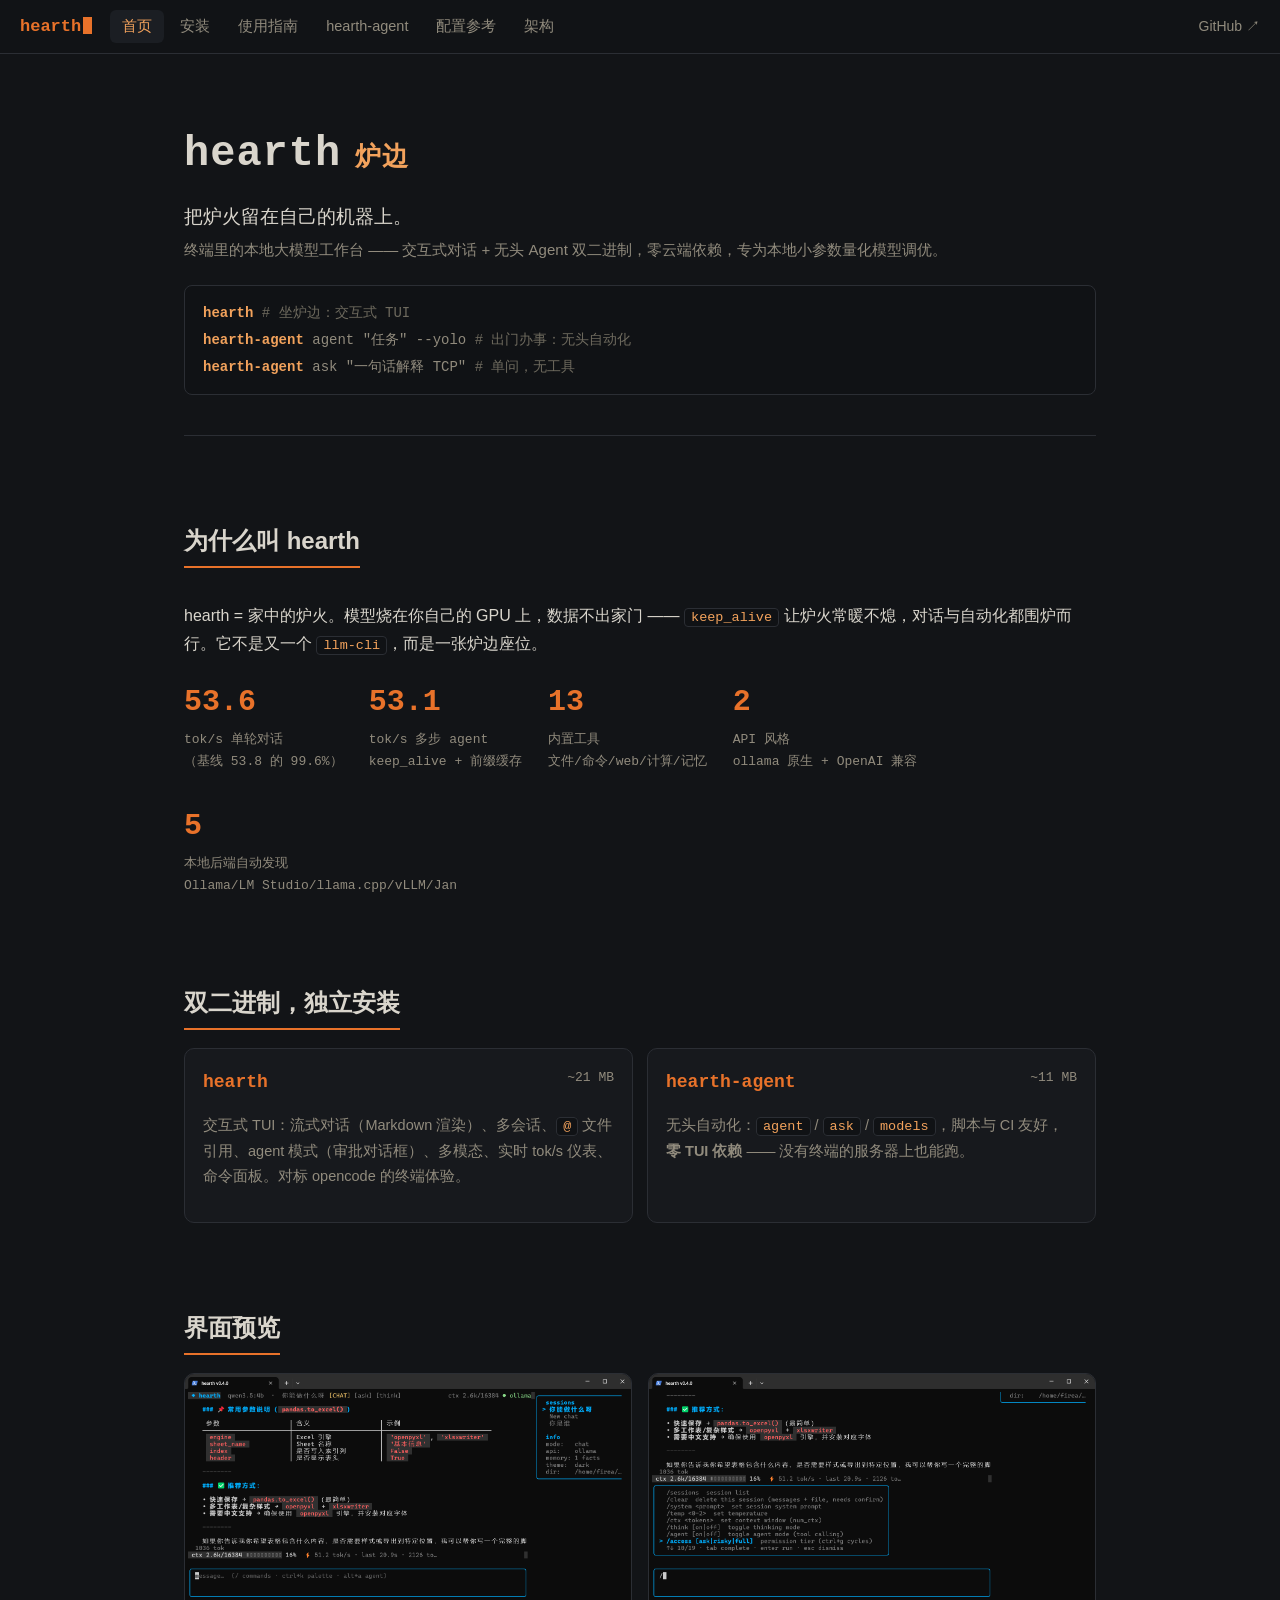
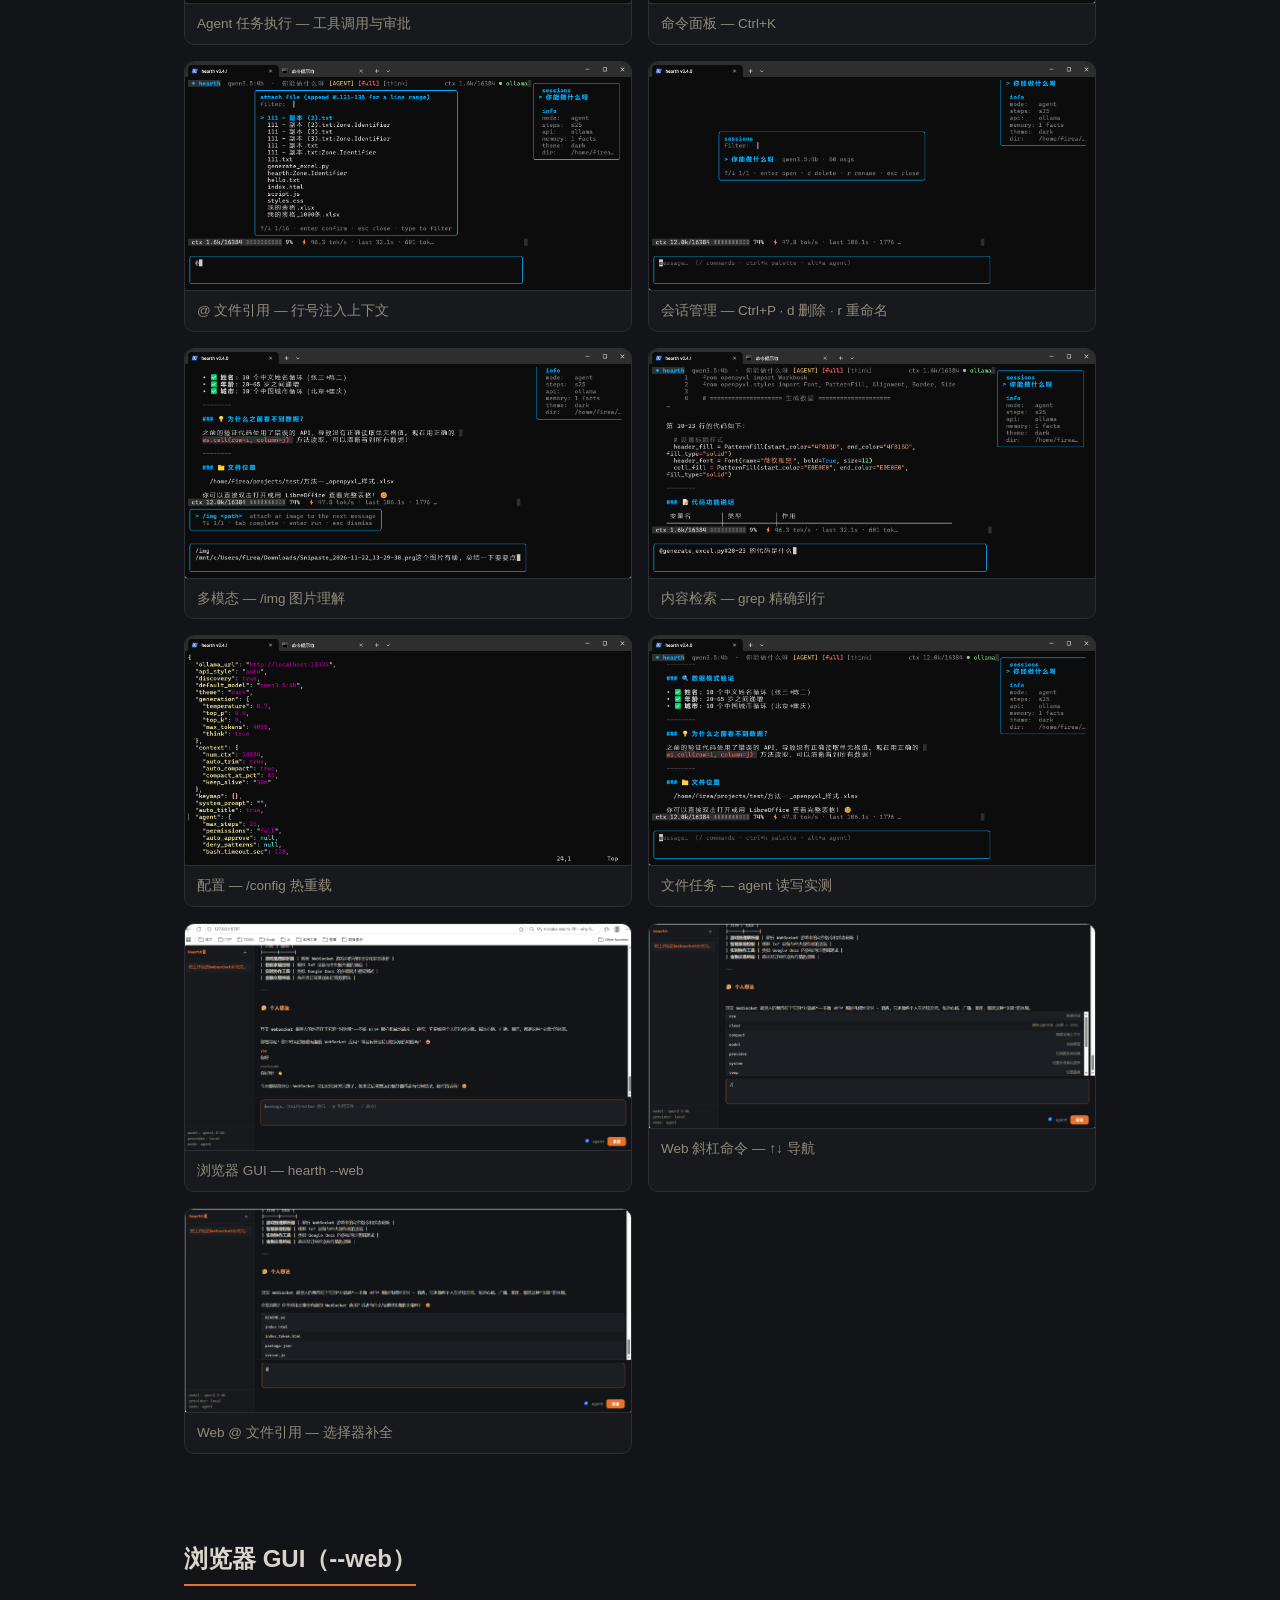
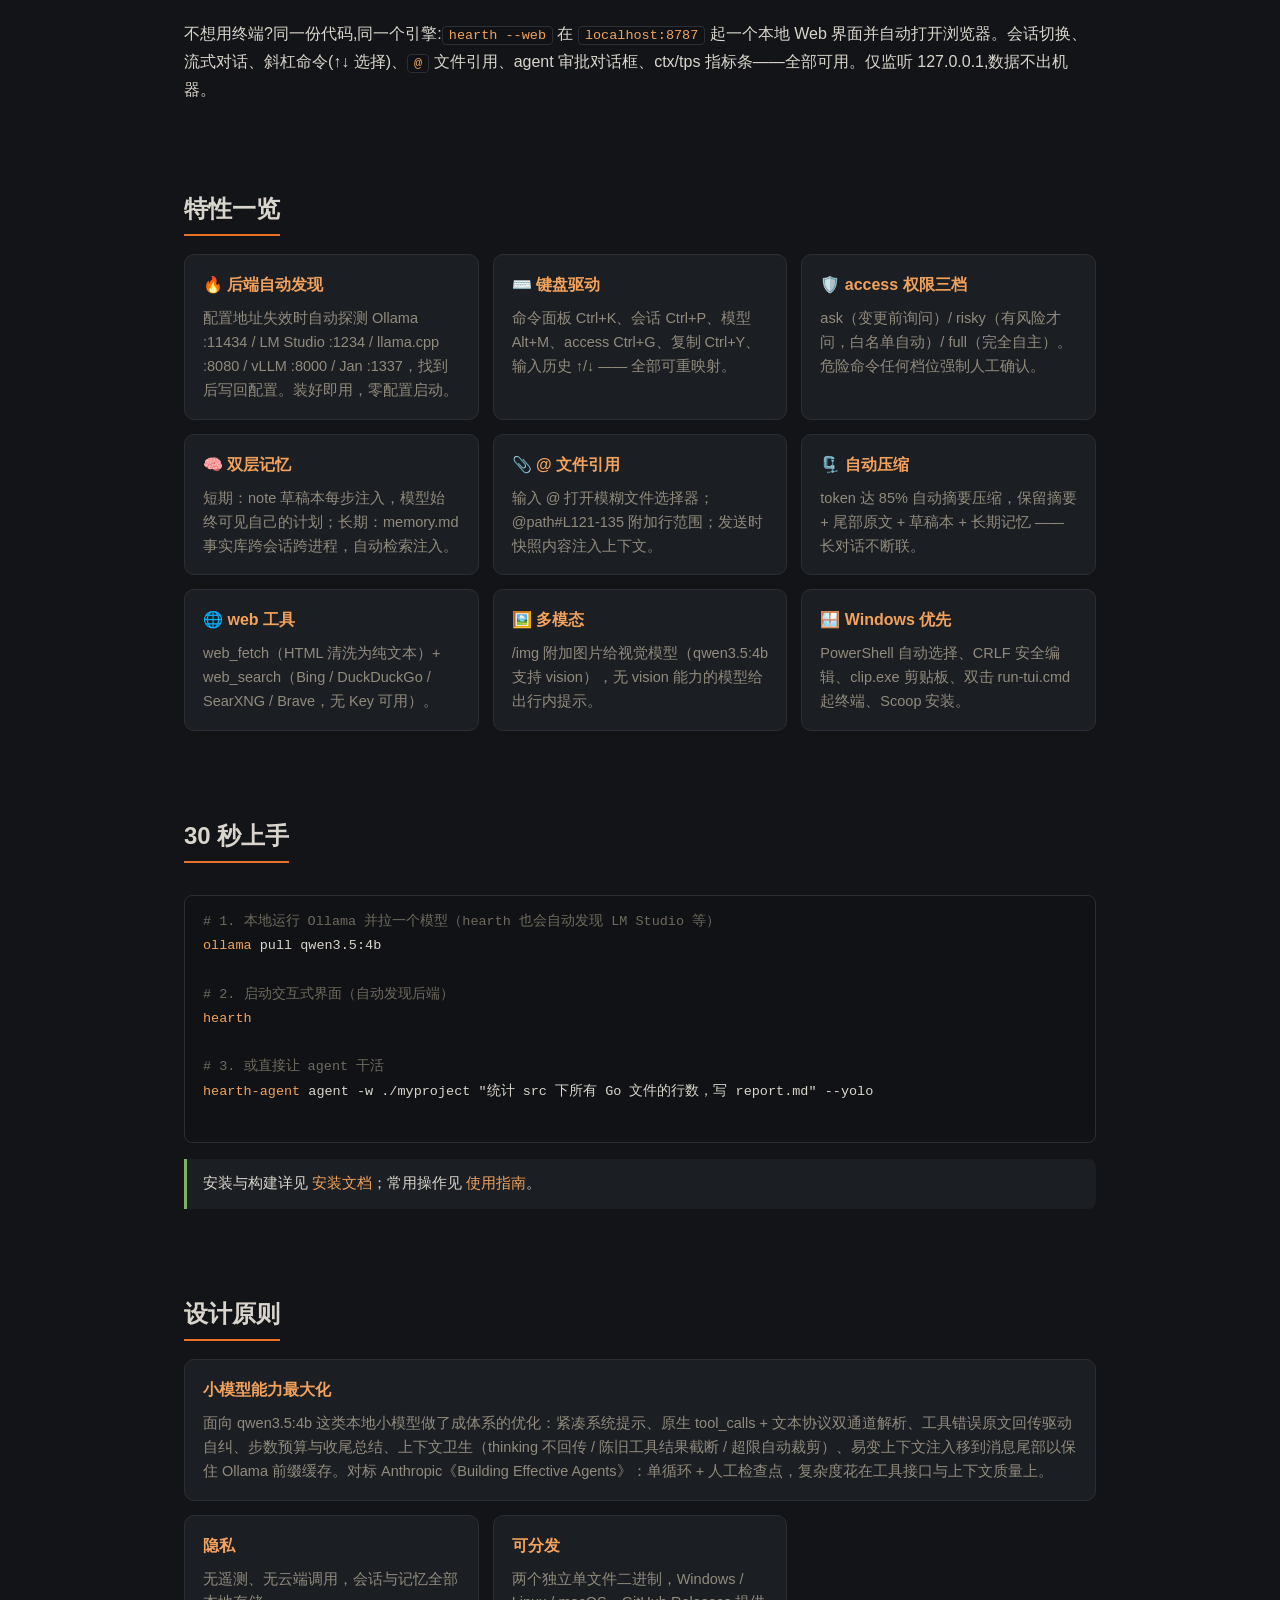
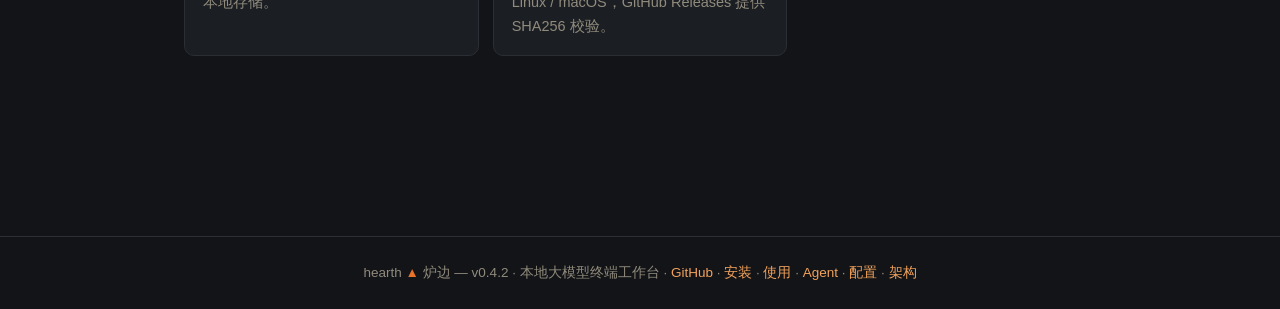
<file: docs/index.html>
<!DOCTYPE html>
<html lang="zh-CN">
<head>
<meta charset="UTF-8">
<meta name="viewport" content="width=device-width, initial-scale=1.0">
<title>hearth — 炉边 · 本地大模型终端工作台</title>
<link rel="stylesheet" href="style.css">
</head>
<body>
<nav>
  <span class="logo">hearth<span class="cursor"></span></span>
  <a class="item active" href="index.html">首页</a>
  <a class="item" href="install.html">安装</a>
  <a class="item" href="usage.html">使用指南</a>
  <a class="item" href="agent.html">hearth-agent</a>
  <a class="item" href="config.html">配置参考</a>
  <a class="item" href="architecture.html">架构</a>
  <span class="spacer"></span>
  <a class="gh" href="https://github.com/flairamos/hearth" target="_blank">GitHub ↗</a>
</nav>

<div class="wrap">

<div class="hero">
  <h1>hearth<span class="zh">炉边</span></h1>
  <div class="tagline">把炉火留在自己的机器上。</div>
  <div class="sub">终端里的本地大模型工作台 —— 交互式对话 + 无头 Agent 双二进制，零云端依赖，专为本地小参数量化模型调优。</div>
  <div class="prompt">
    <b>hearth</b>                          <span class="cmt"># 坐炉边：交互式 TUI</span><br>
    <b>hearth-agent</b> agent "任务" --yolo   <span class="cmt"># 出门办事：无头自动化</span><br>
    <b>hearth-agent</b> ask "一句话解释 TCP"   <span class="cmt"># 单问，无工具</span>
  </div>
</div>

<section>
  <h2>为什么叫 hearth</h2>
  <p>hearth = 家中的炉火。模型烧在你自己的 GPU 上，数据不出家门 —— <code>keep_alive</code> 让炉火常暖不熄，对话与自动化都围炉而行。它不是又一个 <code>llm-cli</code>，而是一张炉边座位。</p>
  <div class="stat-row">
    <div class="stat"><div class="num">53.6</div><div class="lbl">tok/s 单轮对话<br>（基线 53.8 的 99.6%）</div></div>
    <div class="stat"><div class="num">53.1</div><div class="lbl">tok/s 多步 agent<br>keep_alive + 前缀缓存</div></div>
    <div class="stat"><div class="num">13</div><div class="lbl">内置工具<br>文件/命令/web/计算/记忆</div></div>
    <div class="stat"><div class="num">2</div><div class="lbl">API 风格<br>ollama 原生 + OpenAI 兼容</div></div>
    <div class="stat"><div class="num">5</div><div class="lbl">本地后端自动发现<br>Ollama/LM Studio/llama.cpp/vLLM/Jan</div></div>
  </div>
</section>

<section>
  <h2>双二进制，独立安装</h2>
  <div class="binaries">
    <div class="bin">
      <span class="name">hearth</span><span class="size">~21 MB</span>
      <p>交互式 TUI：流式对话（Markdown 渲染）、多会话、<code>@</code> 文件引用、agent 模式（审批对话框）、多模态、实时 tok/s 仪表、命令面板。对标 opencode 的终端体验。</p>
    </div>
    <div class="bin">
      <span class="name">hearth-agent</span><span class="size">~11 MB</span>
      <p>无头自动化：<code>agent</code> / <code>ask</code> / <code>models</code>，脚本与 CI 友好，<b>零 TUI 依赖</b> —— 没有终端的服务器上也能跑。</p>
    </div>
  </div>
</section>

<section>
  <h2>界面预览</h2>
  <div class="shots">
    <figure><img src="task.png" alt="Agent 任务执行" loading="lazy"><figcaption>Agent 任务执行 — 工具调用与审批</figcaption></figure>
    <figure><img src="command.png" alt="命令面板" loading="lazy"><figcaption>命令面板 — Ctrl+K</figcaption></figure>
    <figure><img src="file_ref.png" alt="@ 文件引用" loading="lazy"><figcaption>@ 文件引用 — 行号注入上下文</figcaption></figure>
    <figure><img src="sessions.png" alt="会话管理" loading="lazy"><figcaption>会话管理 — Ctrl+P · d 删除 · r 重命名</figcaption></figure>
    <figure><img src="img.png" alt="多模态识图" loading="lazy"><figcaption>多模态 — /img 图片理解</figcaption></figure>
    <figure><img src="find_line.png" alt="内容检索" loading="lazy"><figcaption>内容检索 — grep 精确到行</figcaption></figure>
    <figure><img src="config.png" alt="配置编辑" loading="lazy"><figcaption>配置 — /config 热重载</figcaption></figure>
    <figure><img src="filetask.png" alt="文件任务" loading="lazy"><figcaption>文件任务 — agent 读写实测</figcaption></figure>
    <figure><img src="web_home.png" alt="浏览器 GUI" loading="lazy"><figcaption>浏览器 GUI — hearth --web</figcaption></figure>
    <figure><img src="web_command.png" alt="Web 斜杠命令" loading="lazy"><figcaption>Web 斜杠命令 — ↑↓ 导航</figcaption></figure>
    <figure><img src="web_importfile.png" alt="Web @ 引用" loading="lazy"><figcaption>Web @ 文件引用 — 选择器补全</figcaption></figure>
  </div>
</section>

<section>
  <h2>浏览器 GUI（--web）</h2>
  <p>不想用终端?同一份代码,同一个引擎:<code>hearth --web</code> 在 <code>localhost:8787</code> 起一个本地 Web 界面并自动打开浏览器。会话切换、流式对话、斜杠命令(↑↓ 选择)、<code>@</code> 文件引用、agent 审批对话框、ctx/tps 指标条——全部可用。仅监听 127.0.0.1,数据不出机器。</p>
</section>

<section>
  <h2>特性一览</h2>
  <div class="cards">
    <div class="card"><h4>🔥 后端自动发现</h4><p>配置地址失效时自动探测 Ollama :11434 / LM Studio :1234 / llama.cpp :8080 / vLLM :8000 / Jan :1337，找到后写回配置。装好即用，零配置启动。</p></div>
    <div class="card"><h4>⌨️ 键盘驱动</h4><p>命令面板 Ctrl+K、会话 Ctrl+P、模型 Alt+M、access Ctrl+G、复制 Ctrl+Y、输入历史 ↑/↓ —— 全部可重映射。</p></div>
    <div class="card"><h4>🛡️ access 权限三档</h4><p>ask（变更前询问）/ risky（有风险才问，白名单自动）/ full（完全自主）。危险命令任何档位强制人工确认。</p></div>
    <div class="card"><h4>🧠 双层记忆</h4><p>短期：note 草稿本每步注入，模型始终可见自己的计划；长期：memory.md 事实库跨会话跨进程，自动检索注入。</p></div>
    <div class="card"><h4>📎 @ 文件引用</h4><p>输入 @ 打开模糊文件选择器；@path#L121-135 附加行范围；发送时快照内容注入上下文。</p></div>
    <div class="card"><h4>🗜️ 自动压缩</h4><p>token 达 85% 自动摘要压缩，保留摘要 + 尾部原文 + 草稿本 + 长期记忆 —— 长对话不断联。</p></div>
    <div class="card"><h4>🌐 web 工具</h4><p>web_fetch（HTML 清洗为纯文本）+ web_search（Bing / DuckDuckGo / SearXNG / Brave，无 Key 可用）。</p></div>
    <div class="card"><h4>🖼️ 多模态</h4><p>/img 附加图片给视觉模型（qwen3.5:4b 支持 vision），无 vision 能力的模型给出行内提示。</p></div>
    <div class="card"><h4>🪟 Windows 优先</h4><p>PowerShell 自动选择、CRLF 安全编辑、clip.exe 剪贴板、双击 run-tui.cmd 起终端、Scoop 安装。</p></div>
  </div>
</section>

<section>
  <h2>30 秒上手</h2>
  <pre>
<span class="cmt"># 1. 本地运行 Ollama 并拉一个模型（hearth 也会自动发现 LM Studio 等）</span>
<span class="hl">ollama</span> pull qwen3.5:4b

<span class="cmt"># 2. 启动交互式界面（自动发现后端）</span>
<span class="hl">hearth</span>

<span class="cmt"># 3. 或直接让 agent 干活</span>
<span class="hl">hearth-agent</span> agent -w ./myproject "统计 src 下所有 Go 文件的行数，写 report.md" --yolo
  </pre>
  <div class="callout ok">安装与构建详见 <a href="install.html">安装文档</a>；常用操作见 <a href="usage.html">使用指南</a>。</div>
</section>

<section>
  <h2>设计原则</h2>
  <div class="cards">
    <div class="card wide"><h4>小模型能力最大化</h4>
      <p>面向 qwen3.5:4b 这类本地小模型做了成体系的优化：紧凑系统提示、原生 tool_calls + 文本协议双通道解析、工具错误原文回传驱动自纠、步数预算与收尾总结、上下文卫生（thinking 不回传 / 陈旧工具结果截断 / 超限自动裁剪）、易变上下文注入移到消息尾部以保住 Ollama 前缀缓存。对标 Anthropic《Building Effective Agents》：单循环 + 人工检查点，复杂度花在工具接口与上下文质量上。</p>
    </div>
    <div class="card"><h4>隐私</h4><p>无遥测、无云端调用，会话与记忆全部本地存储。</p></div>
    <div class="card"><h4>可分发</h4><p>两个独立单文件二进制，Windows / Linux / macOS，GitHub Releases 提供 SHA256 校验。</p></div>
  </div>
</section>

</div>

<footer>
  hearth <span class="fire">▲</span> 炉边 — v0.4.2 · 本地大模型终端工作台 ·
  <a href="https://github.com/flairamos/hearth">GitHub</a> ·
  <a href="install.html">安装</a> · <a href="usage.html">使用</a> · <a href="agent.html">Agent</a> · <a href="config.html">配置</a> · <a href="architecture.html">架构</a>
</footer>
</body>
</html>
</file>
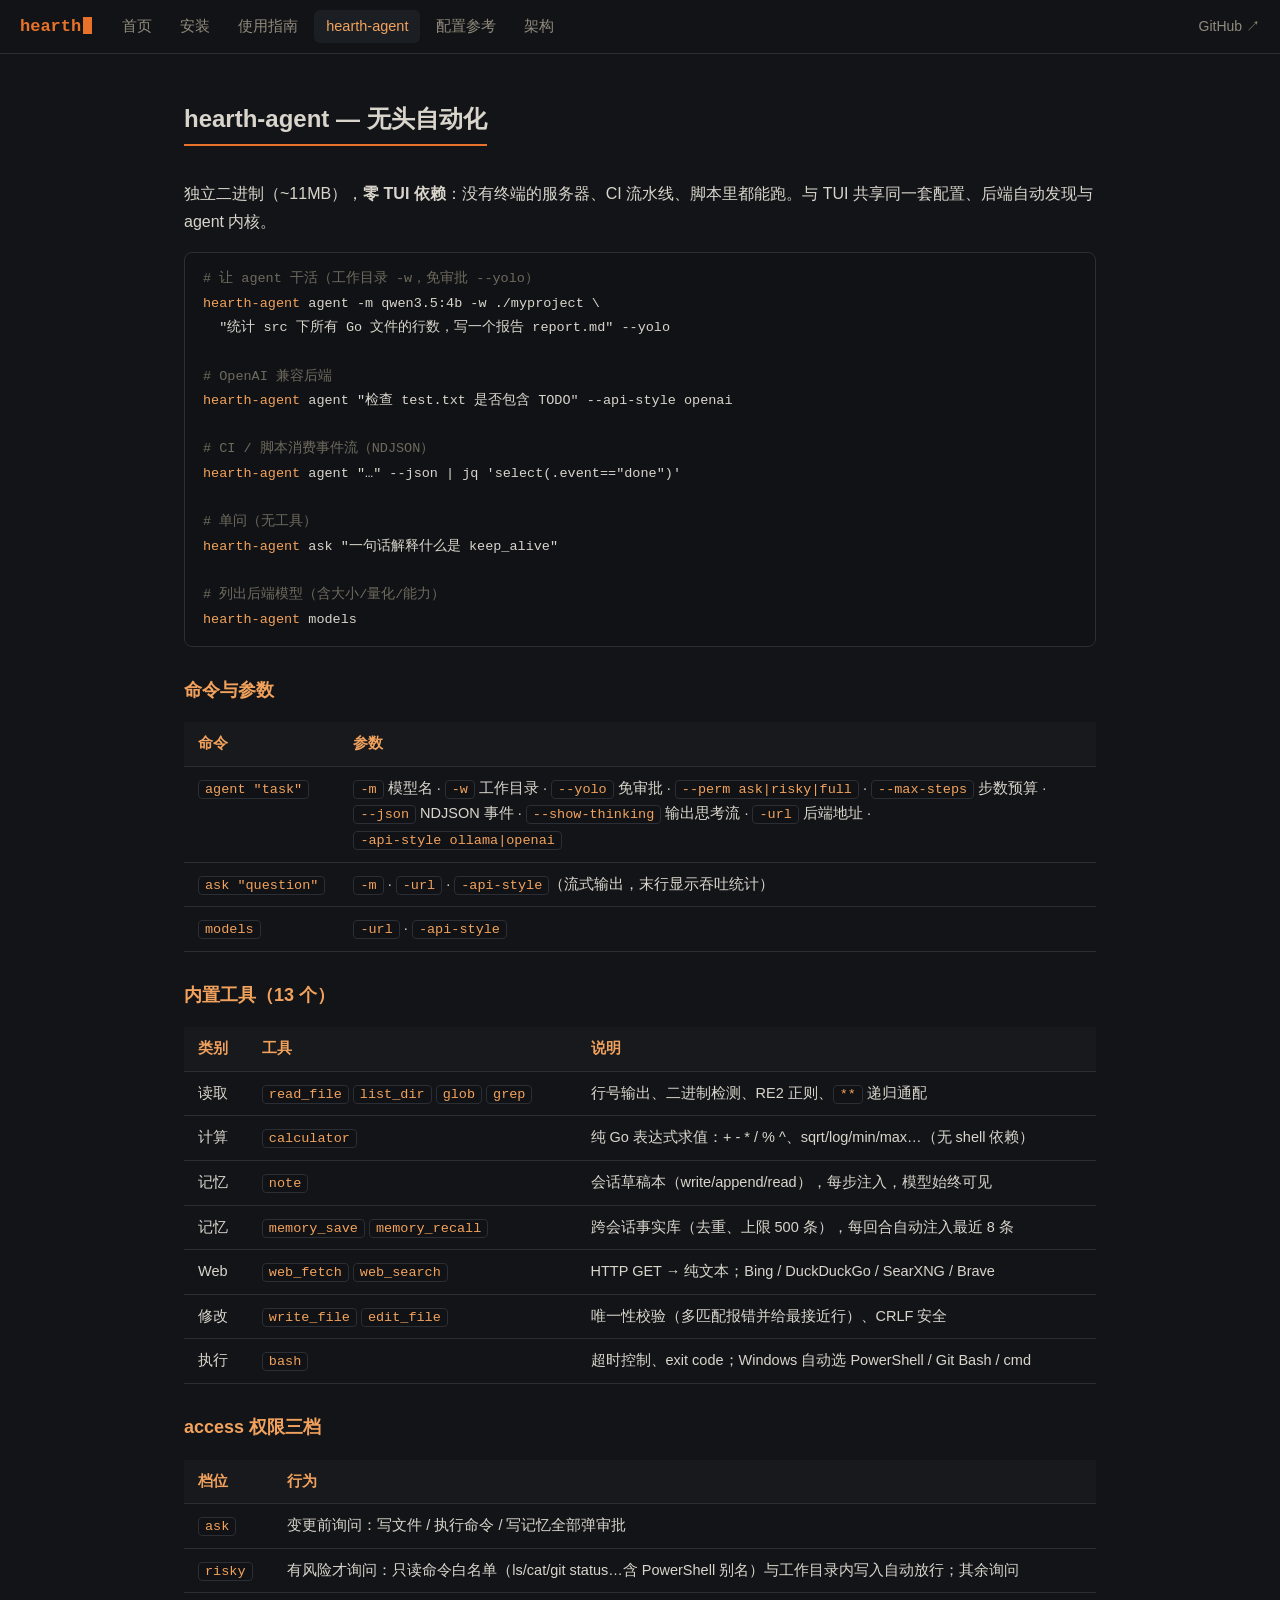
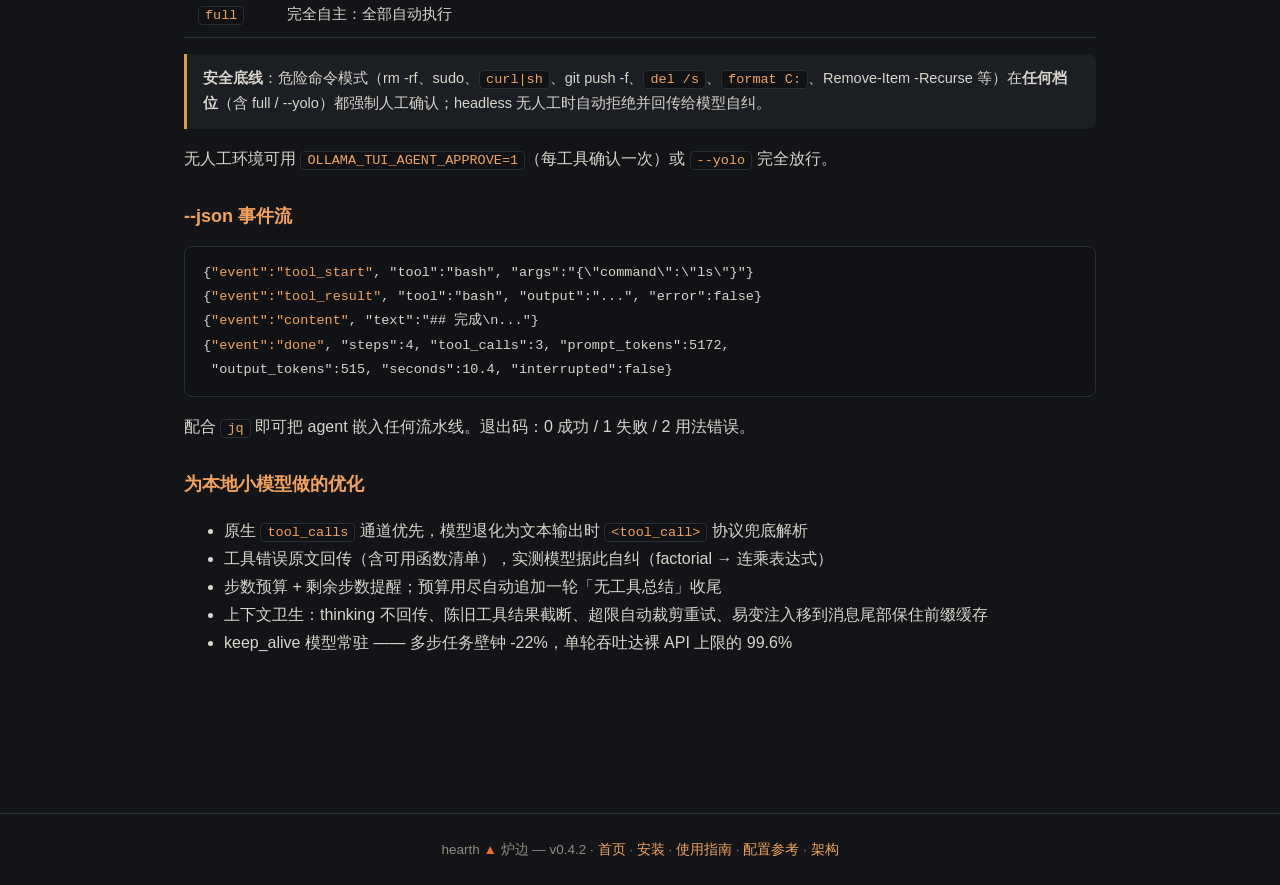
<file: docs/agent.html>
<!DOCTYPE html>
<html lang="zh-CN">
<head>
<meta charset="UTF-8">
<meta name="viewport" content="width=device-width, initial-scale=1.0">
<title>hearth-agent · hearth — 炉边</title>
<link rel="stylesheet" href="style.css">
</head>
<body>
<nav>
  <span class="logo">hearth<span class="cursor"></span></span>
  <a class="item" href="index.html">首页</a>
  <a class="item" href="install.html">安装</a>
  <a class="item" href="usage.html">使用指南</a>
  <a class="item active" href="agent.html">hearth-agent</a>
  <a class="item" href="config.html">配置参考</a>
  <a class="item" href="architecture.html">架构</a>
  <span class="spacer"></span>
  <a class="gh" href="https://github.com/flairamos/hearth" target="_blank">GitHub ↗</a>
</nav>

<div class="wrap">

<h2>hearth-agent — 无头自动化</h2>
<p>独立二进制（~11MB），<b>零 TUI 依赖</b>：没有终端的服务器、CI 流水线、脚本里都能跑。与 TUI 共享同一套配置、后端自动发现与 agent 内核。</p>

<pre>
<span class="cmt"># 让 agent 干活（工作目录 -w，免审批 --yolo）</span>
<span class="hl">hearth-agent</span> agent -m qwen3.5:4b -w ./myproject \
  "统计 src 下所有 Go 文件的行数，写一个报告 report.md" --yolo

<span class="cmt"># OpenAI 兼容后端</span>
<span class="hl">hearth-agent</span> agent "检查 test.txt 是否包含 TODO" --api-style openai

<span class="cmt"># CI / 脚本消费事件流（NDJSON）</span>
<span class="hl">hearth-agent</span> agent "…" --json | jq 'select(.event=="done")'

<span class="cmt"># 单问（无工具）</span>
<span class="hl">hearth-agent</span> ask "一句话解释什么是 keep_alive"

<span class="cmt"># 列出后端模型（含大小/量化/能力）</span>
<span class="hl">hearth-agent</span> models
</pre>

<h3>命令与参数</h3>
<table>
  <tr><th>命令</th><th>参数</th></tr>
  <tr><td><code>agent "task"</code></td><td>
      <code>-m</code> 模型名 · <code>-w</code> 工作目录 · <code>--yolo</code> 免审批 ·
      <code>--perm ask|risky|full</code> · <code>--max-steps</code> 步数预算 ·
      <code>--json</code> NDJSON 事件 · <code>--show-thinking</code> 输出思考流 ·
      <code>-url</code> 后端地址 · <code>-api-style ollama|openai</code></td></tr>
  <tr><td><code>ask "question"</code></td><td><code>-m</code> · <code>-url</code> · <code>-api-style</code>（流式输出，末行显示吞吐统计）</td></tr>
  <tr><td><code>models</code></td><td><code>-url</code> · <code>-api-style</code></td></tr>
</table>

<h3>内置工具（13 个）</h3>
<table>
  <tr><th>类别</th><th>工具</th><th>说明</th></tr>
  <tr><td>读取</td><td><code>read_file</code> <code>list_dir</code> <code>glob</code> <code>grep</code></td><td>行号输出、二进制检测、RE2 正则、<code>**</code> 递归通配</td></tr>
  <tr><td>计算</td><td><code>calculator</code></td><td>纯 Go 表达式求值：+ - * / % ^、sqrt/log/min/max…（无 shell 依赖）</td></tr>
  <tr><td>记忆</td><td><code>note</code></td><td>会话草稿本（write/append/read），每步注入，模型始终可见</td></tr>
  <tr><td>记忆</td><td><code>memory_save</code> <code>memory_recall</code></td><td>跨会话事实库（去重、上限 500 条），每回合自动注入最近 8 条</td></tr>
  <tr><td>Web</td><td><code>web_fetch</code> <code>web_search</code></td><td>HTTP GET → 纯文本；Bing / DuckDuckGo / SearXNG / Brave</td></tr>
  <tr><td>修改</td><td><code>write_file</code> <code>edit_file</code></td><td>唯一性校验（多匹配报错并给最接近行）、CRLF 安全</td></tr>
  <tr><td>执行</td><td><code>bash</code></td><td>超时控制、exit code；Windows 自动选 PowerShell / Git Bash / cmd</td></tr>
</table>

<h3>access 权限三档</h3>
<table>
  <tr><th>档位</th><th>行为</th></tr>
  <tr><td><code>ask</code></td><td>变更前询问：写文件 / 执行命令 / 写记忆全部弹审批</td></tr>
  <tr><td><code>risky</code></td><td>有风险才询问：只读命令白名单（ls/cat/git status…含 PowerShell 别名）与工作目录内写入自动放行；其余询问</td></tr>
  <tr><td><code>full</code></td><td>完全自主：全部自动执行</td></tr>
</table>
<div class="callout warn"><b>安全底线</b>：危险命令模式（rm -rf、sudo、<code>curl|sh</code>、git push -f、<code>del /s</code>、<code>format C:</code>、Remove-Item -Recurse 等）在<b>任何档位</b>（含 full / --yolo）都强制人工确认；headless 无人工时自动拒绝并回传给模型自纠。</div>
<p>无人工环境可用 <code>OLLAMA_TUI_AGENT_APPROVE=1</code>（每工具确认一次）或 <code>--yolo</code> 完全放行。</p>

<h3>--json 事件流</h3>
<pre>
{<span class="hl">"event":"tool_start"</span>, "tool":"bash", "args":"{\"command\":\"ls\"}"}
{<span class="hl">"event":"tool_result"</span>, "tool":"bash", "output":"...", "error":false}
{<span class="hl">"event":"content"</span>, "text":"## 完成\n..."}
{<span class="hl">"event":"done"</span>, "steps":4, "tool_calls":3, "prompt_tokens":5172,
 "output_tokens":515, "seconds":10.4, "interrupted":false}
</pre>
<p>配合 <code>jq</code> 即可把 agent 嵌入任何流水线。退出码：0 成功 / 1 失败 / 2 用法错误。</p>

<h3>为本地小模型做的优化</h3>
<ul>
  <li>原生 <code>tool_calls</code> 通道优先，模型退化为文本输出时 <code>&lt;tool_call&gt;</code> 协议兜底解析</li>
  <li>工具错误原文回传（含可用函数清单），实测模型据此自纠（factorial → 连乘表达式）</li>
  <li>步数预算 + 剩余步数提醒；预算用尽自动追加一轮「无工具总结」收尾</li>
  <li>上下文卫生：thinking 不回传、陈旧工具结果截断、超限自动裁剪重试、易变注入移到消息尾部保住前缀缓存</li>
  <li>keep_alive 模型常驻 —— 多步任务壁钟 -22%，单轮吞吐达裸 API 上限的 99.6%</li>
</ul>

</div>

<footer>
  hearth <span class="fire" style="color:var(--ember)">▲</span> 炉边 — v0.4.2 ·
  <a href="index.html">首页</a> · <a href="install.html">安装</a> · <a href="usage.html">使用指南</a> · <a href="config.html">配置参考</a> · <a href="architecture.html">架构</a>
</footer>
</body>
</html>
</file>
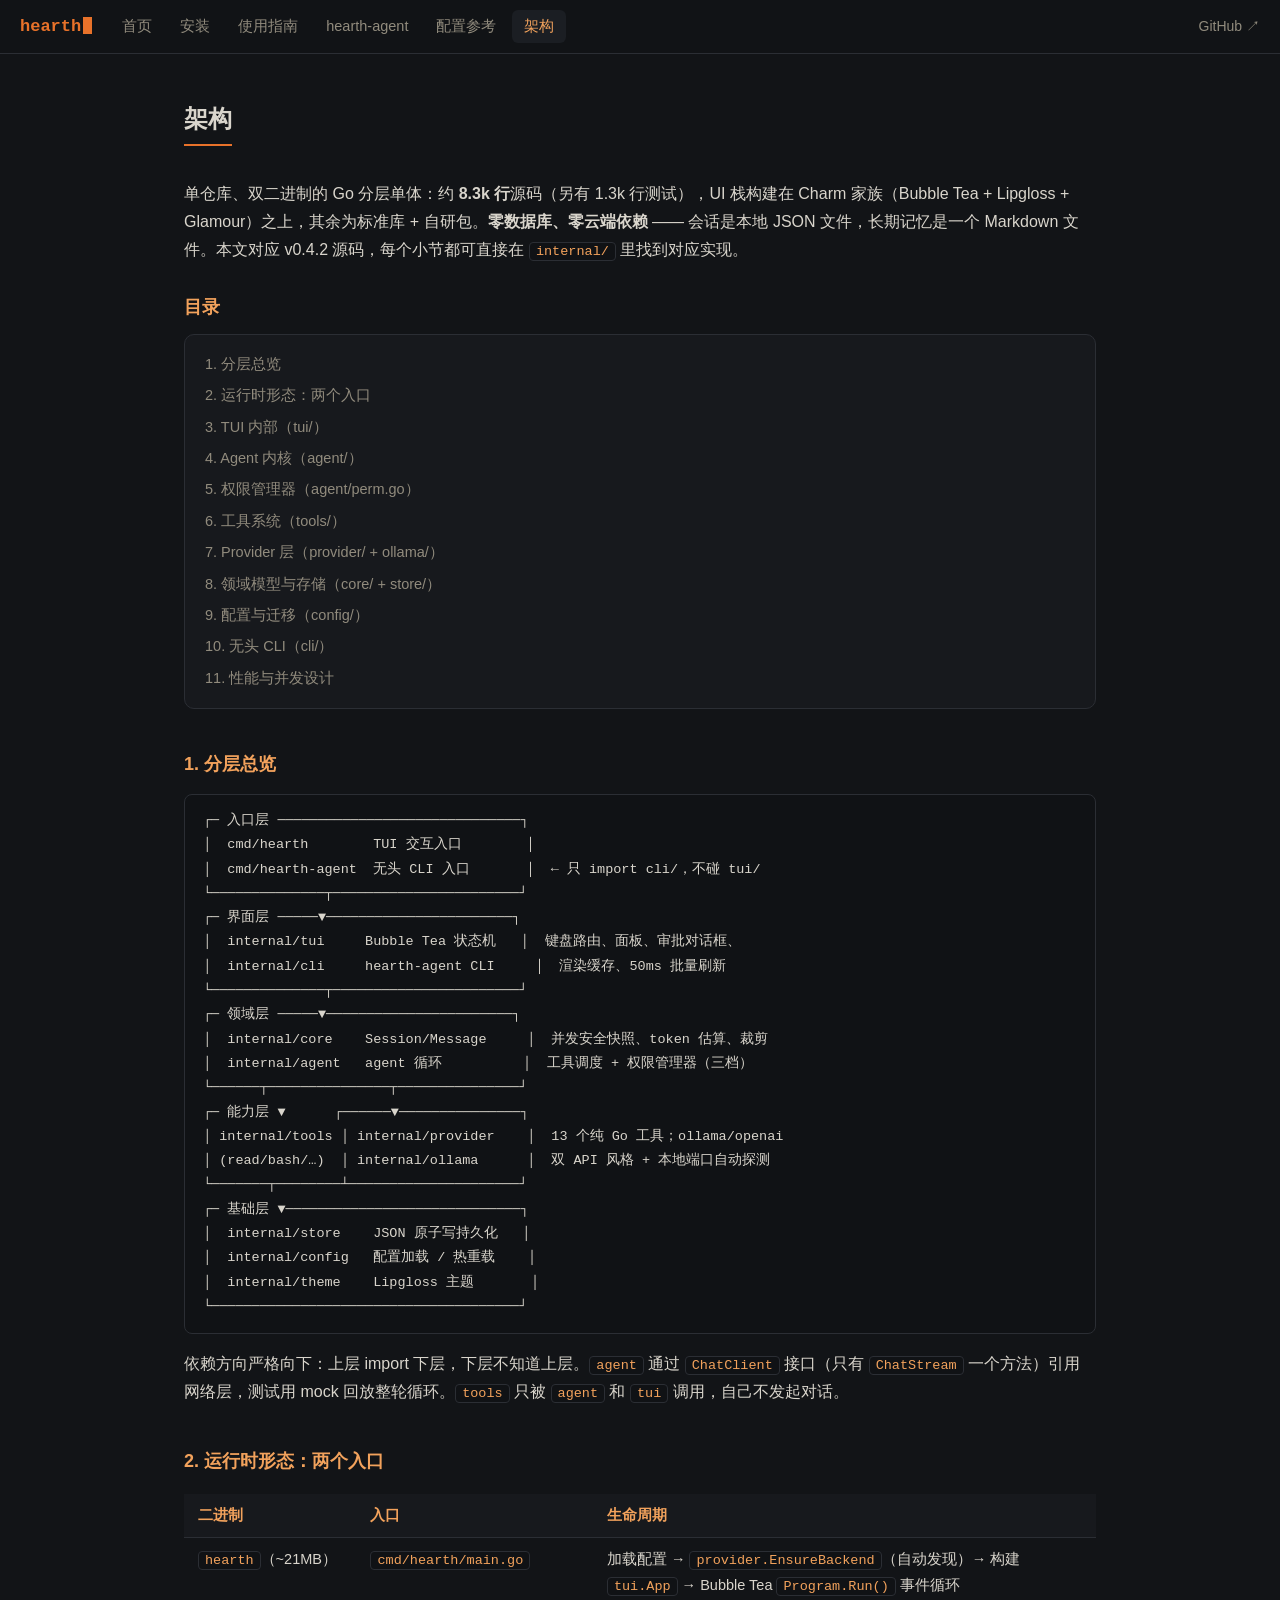
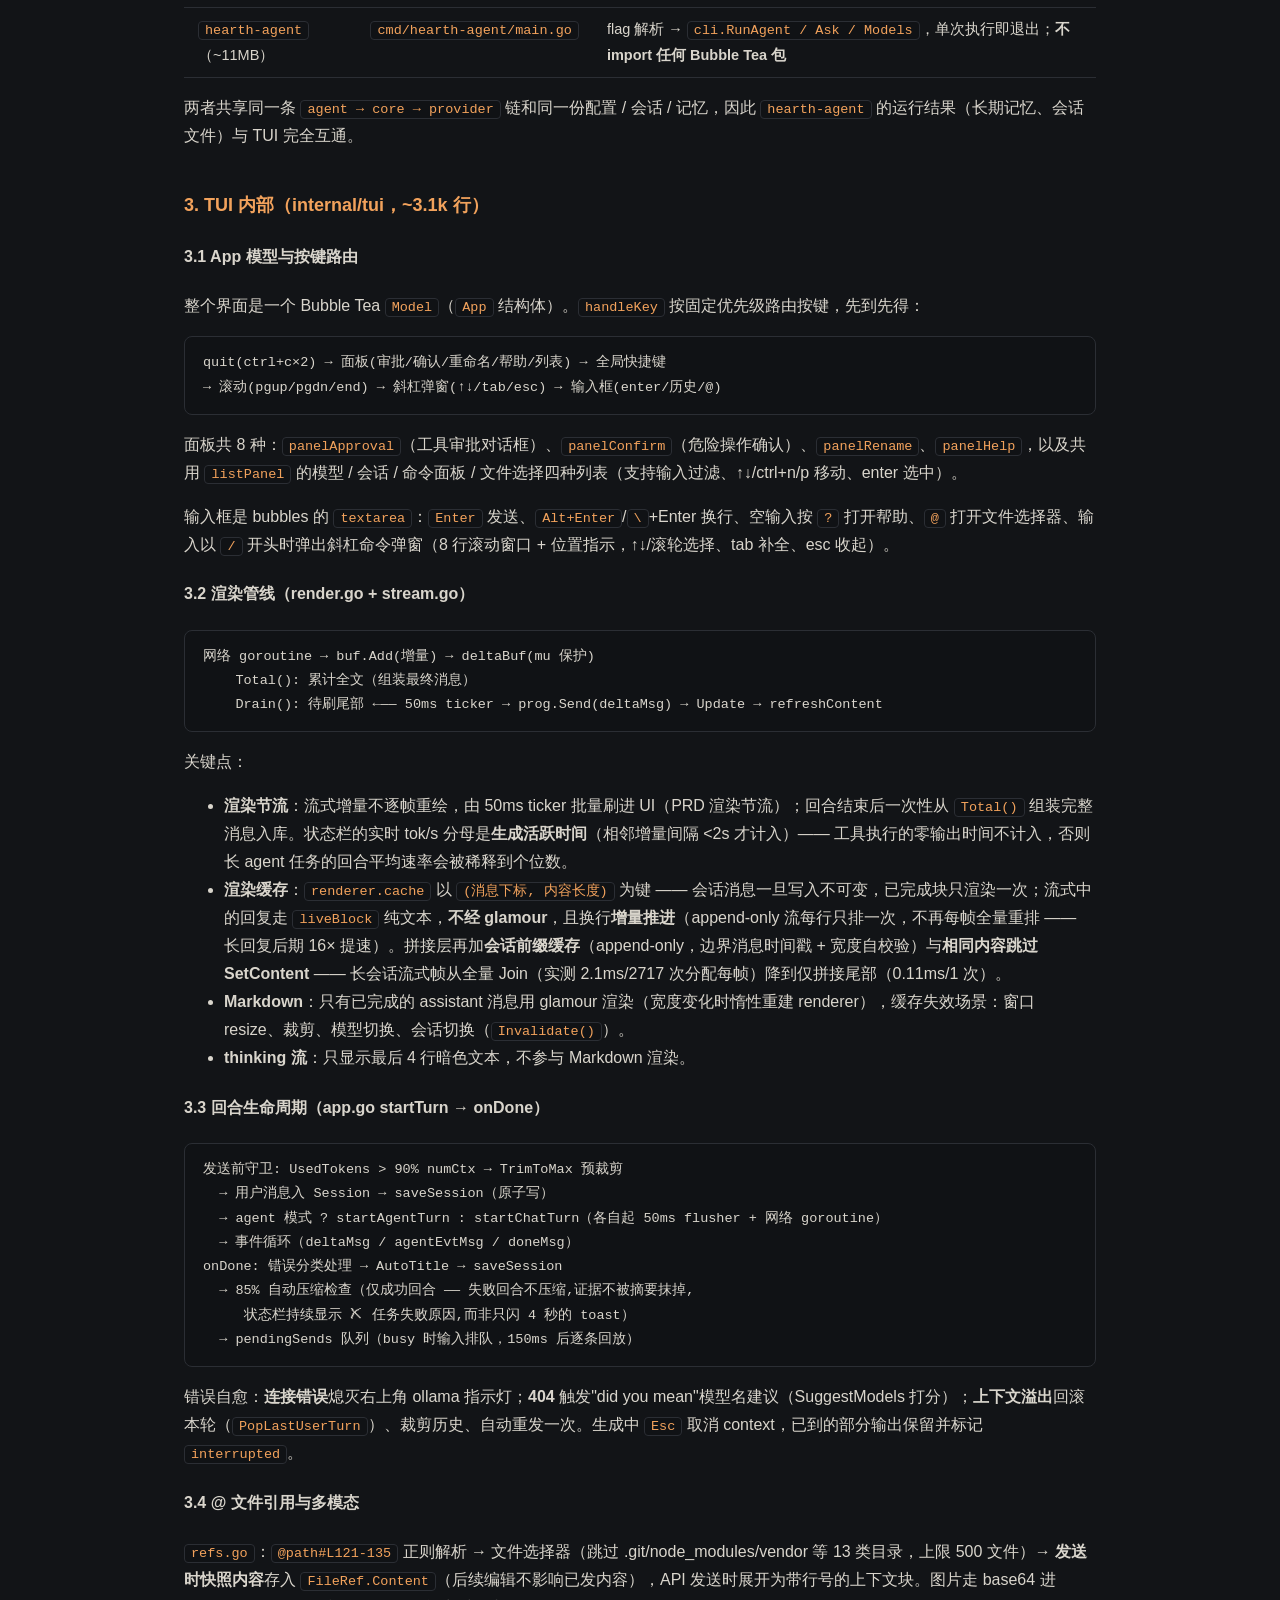
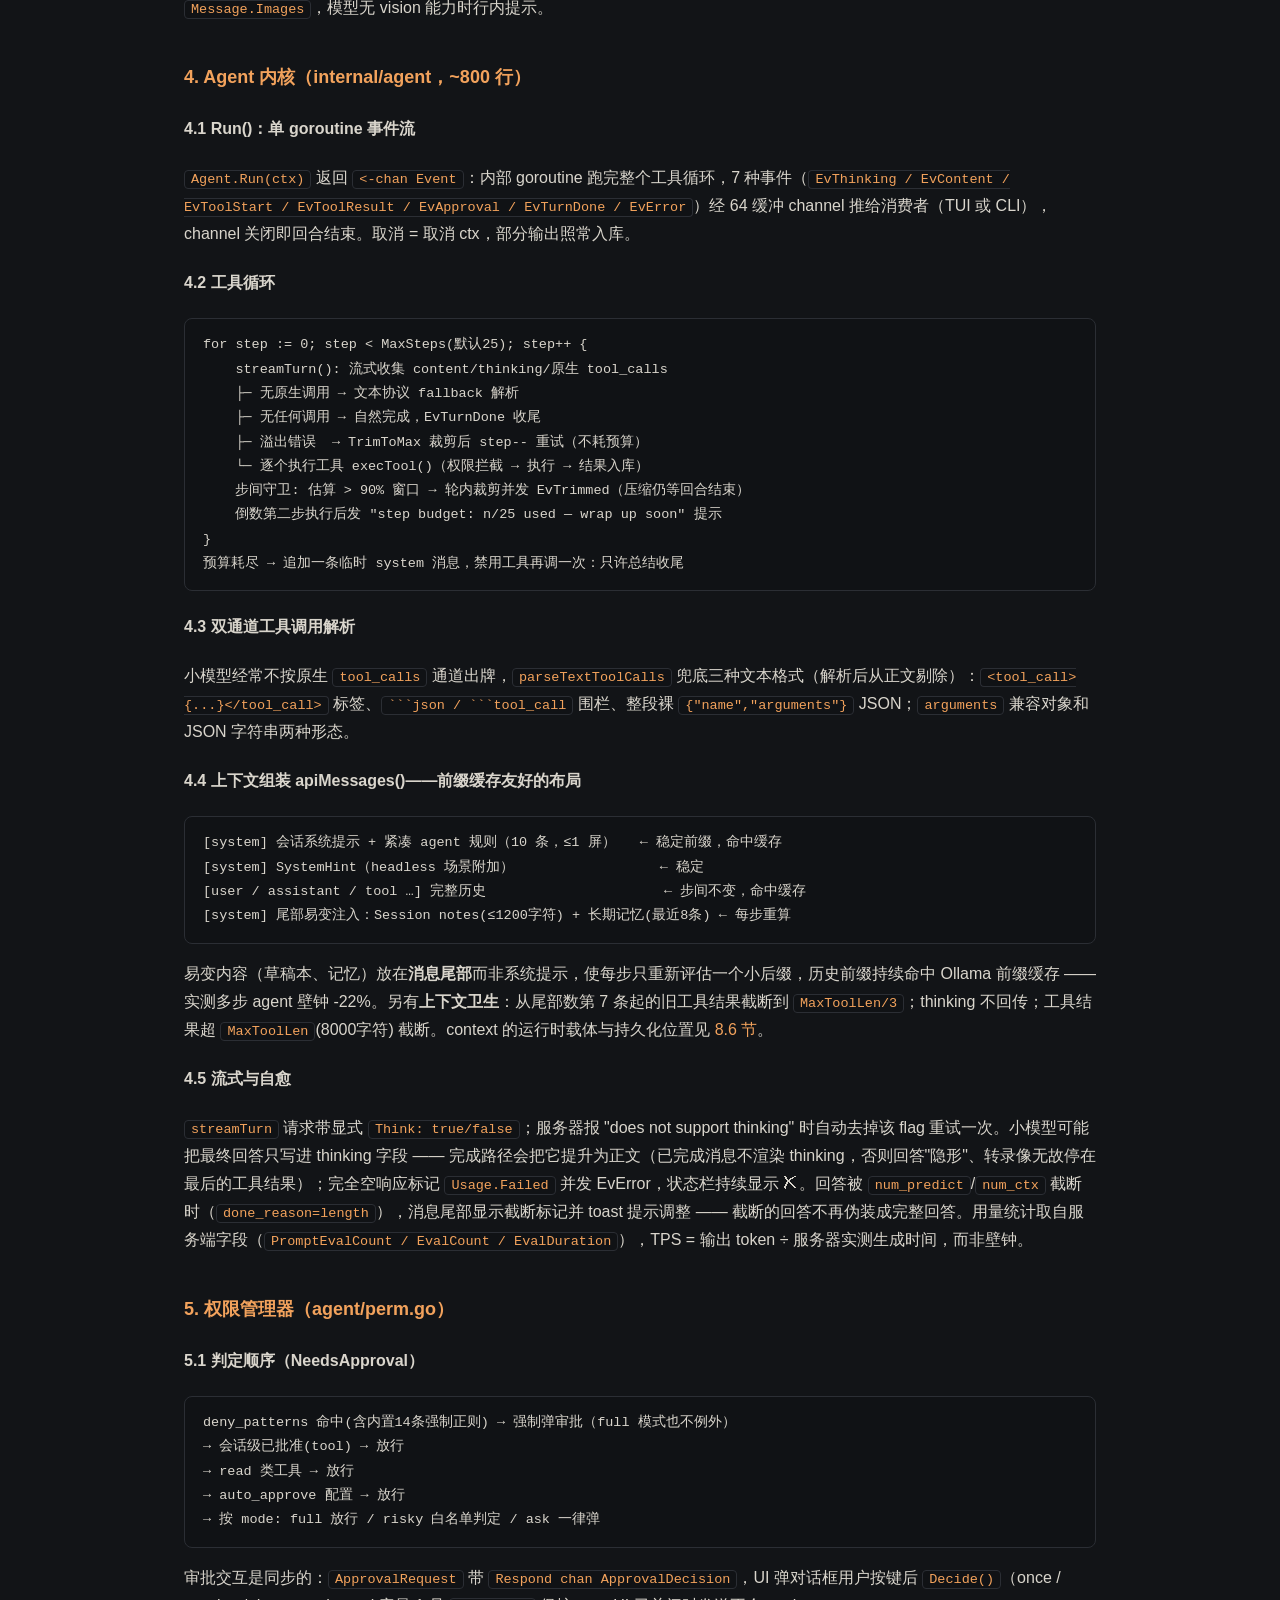
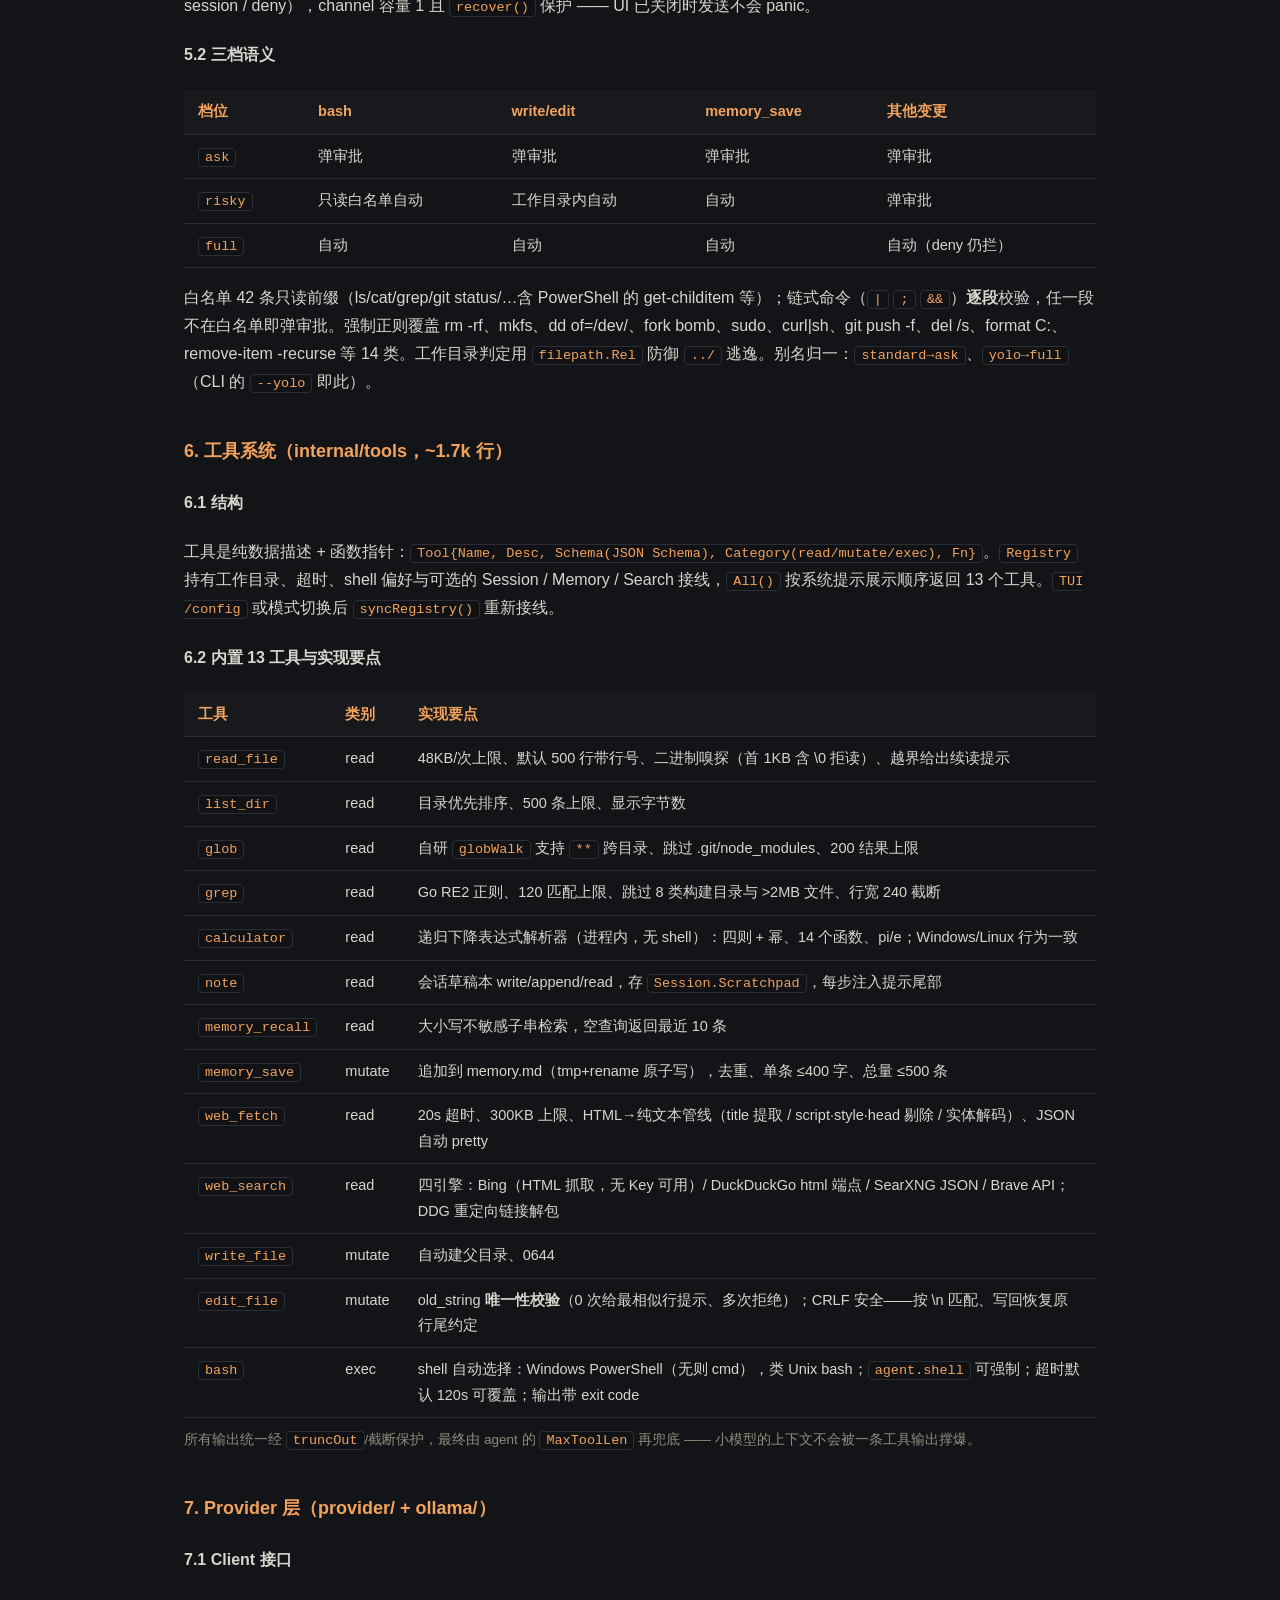
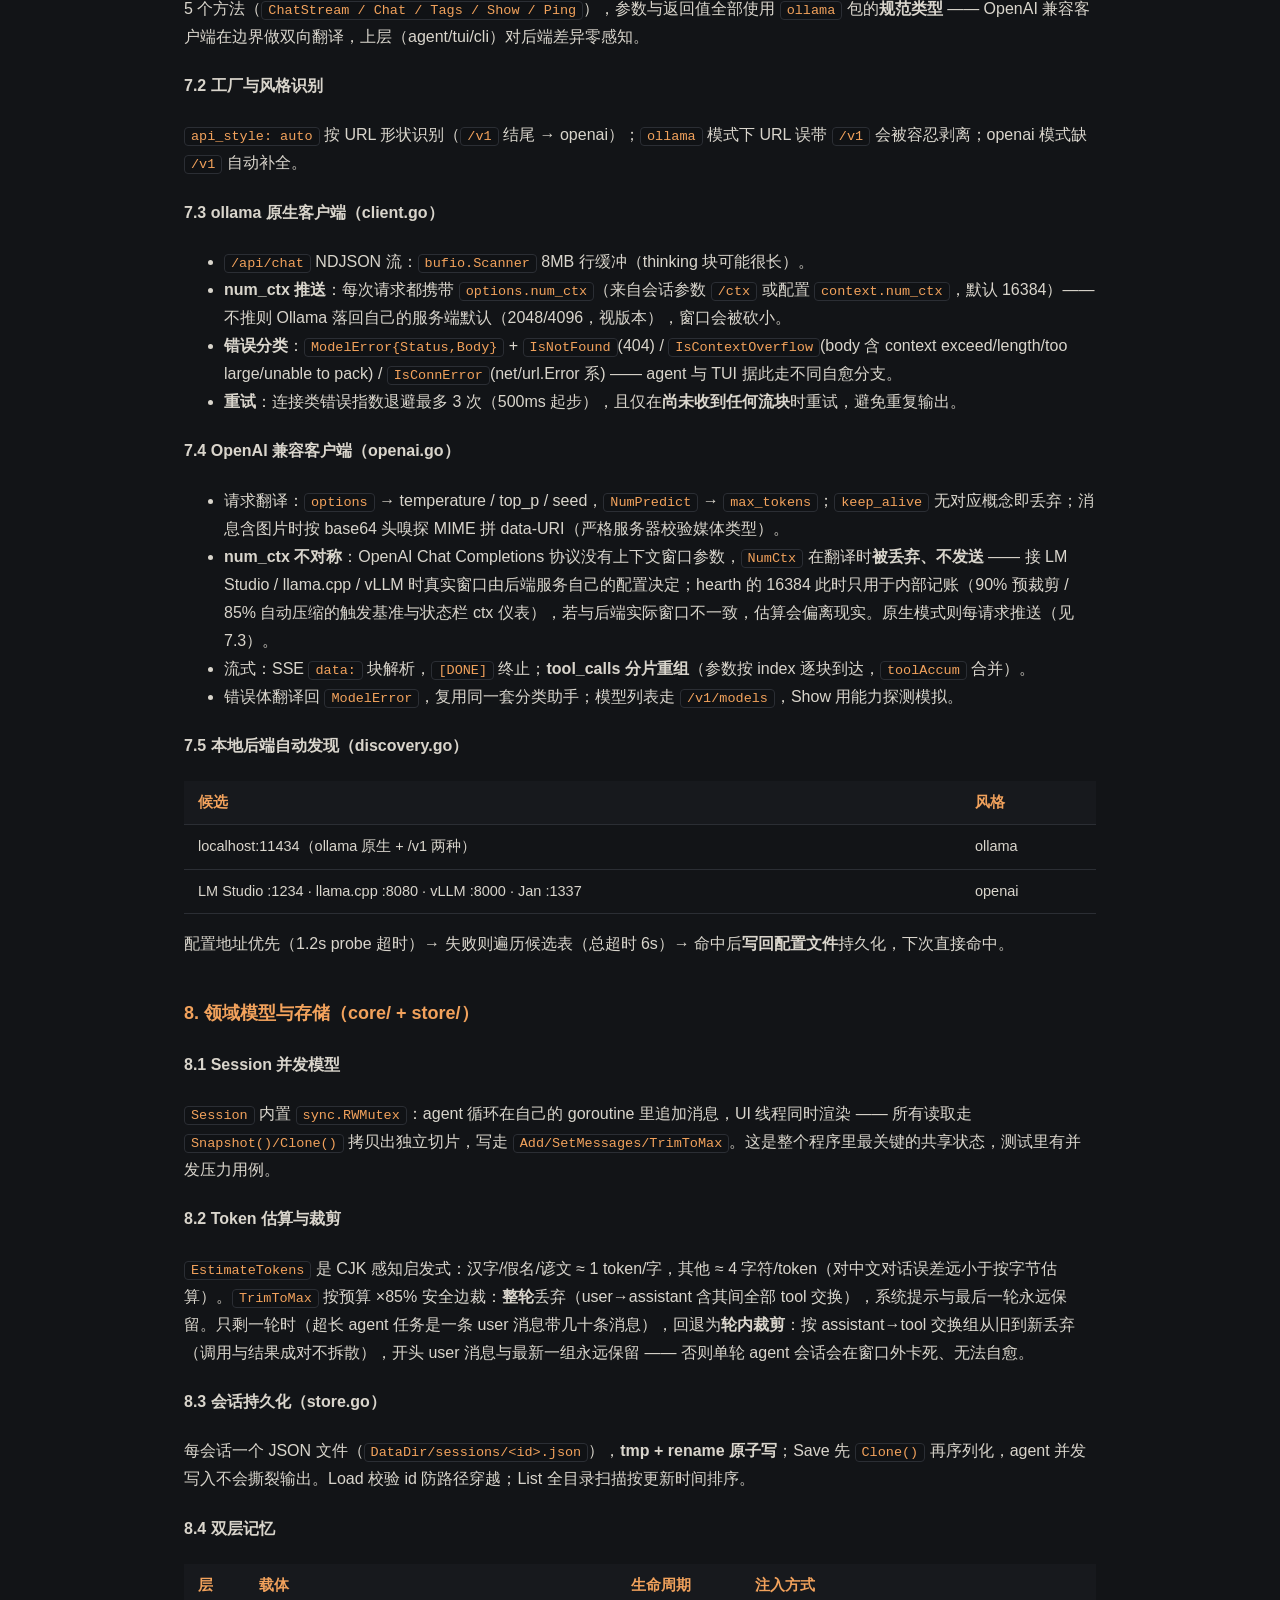
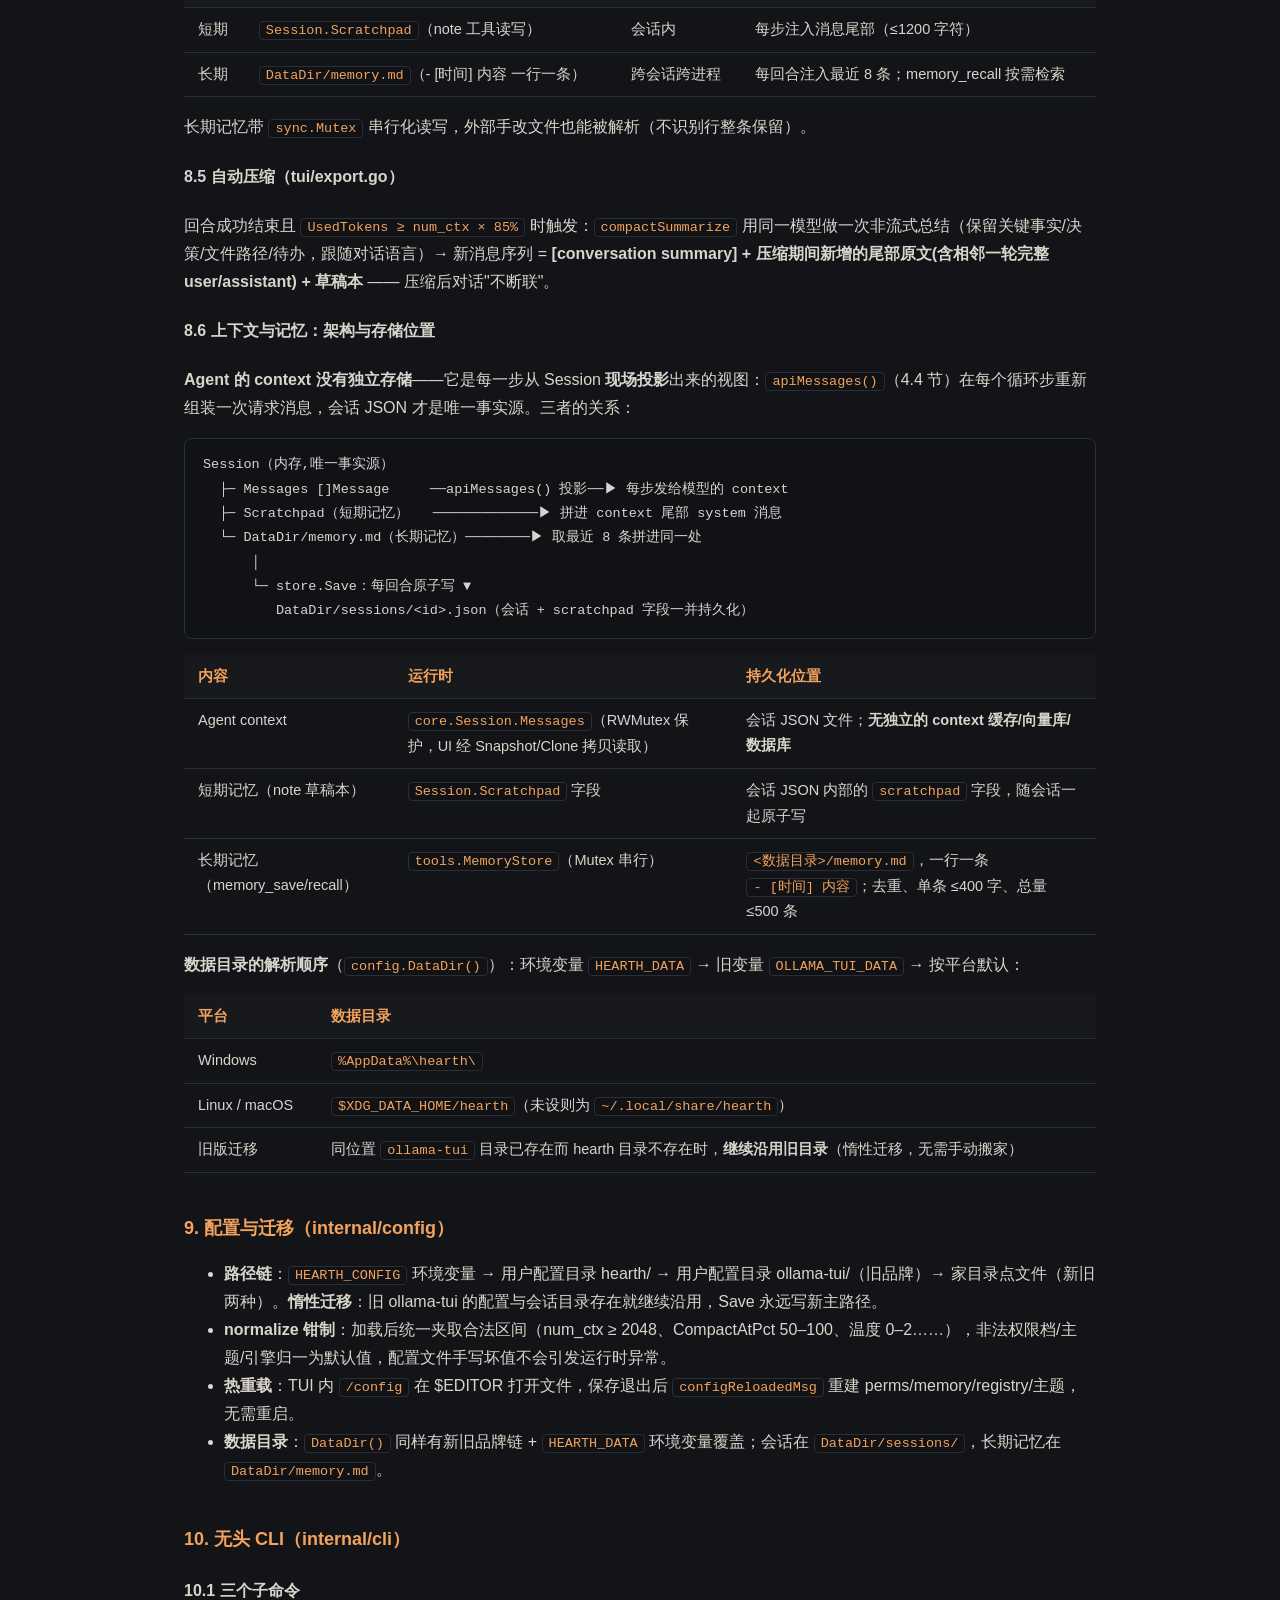
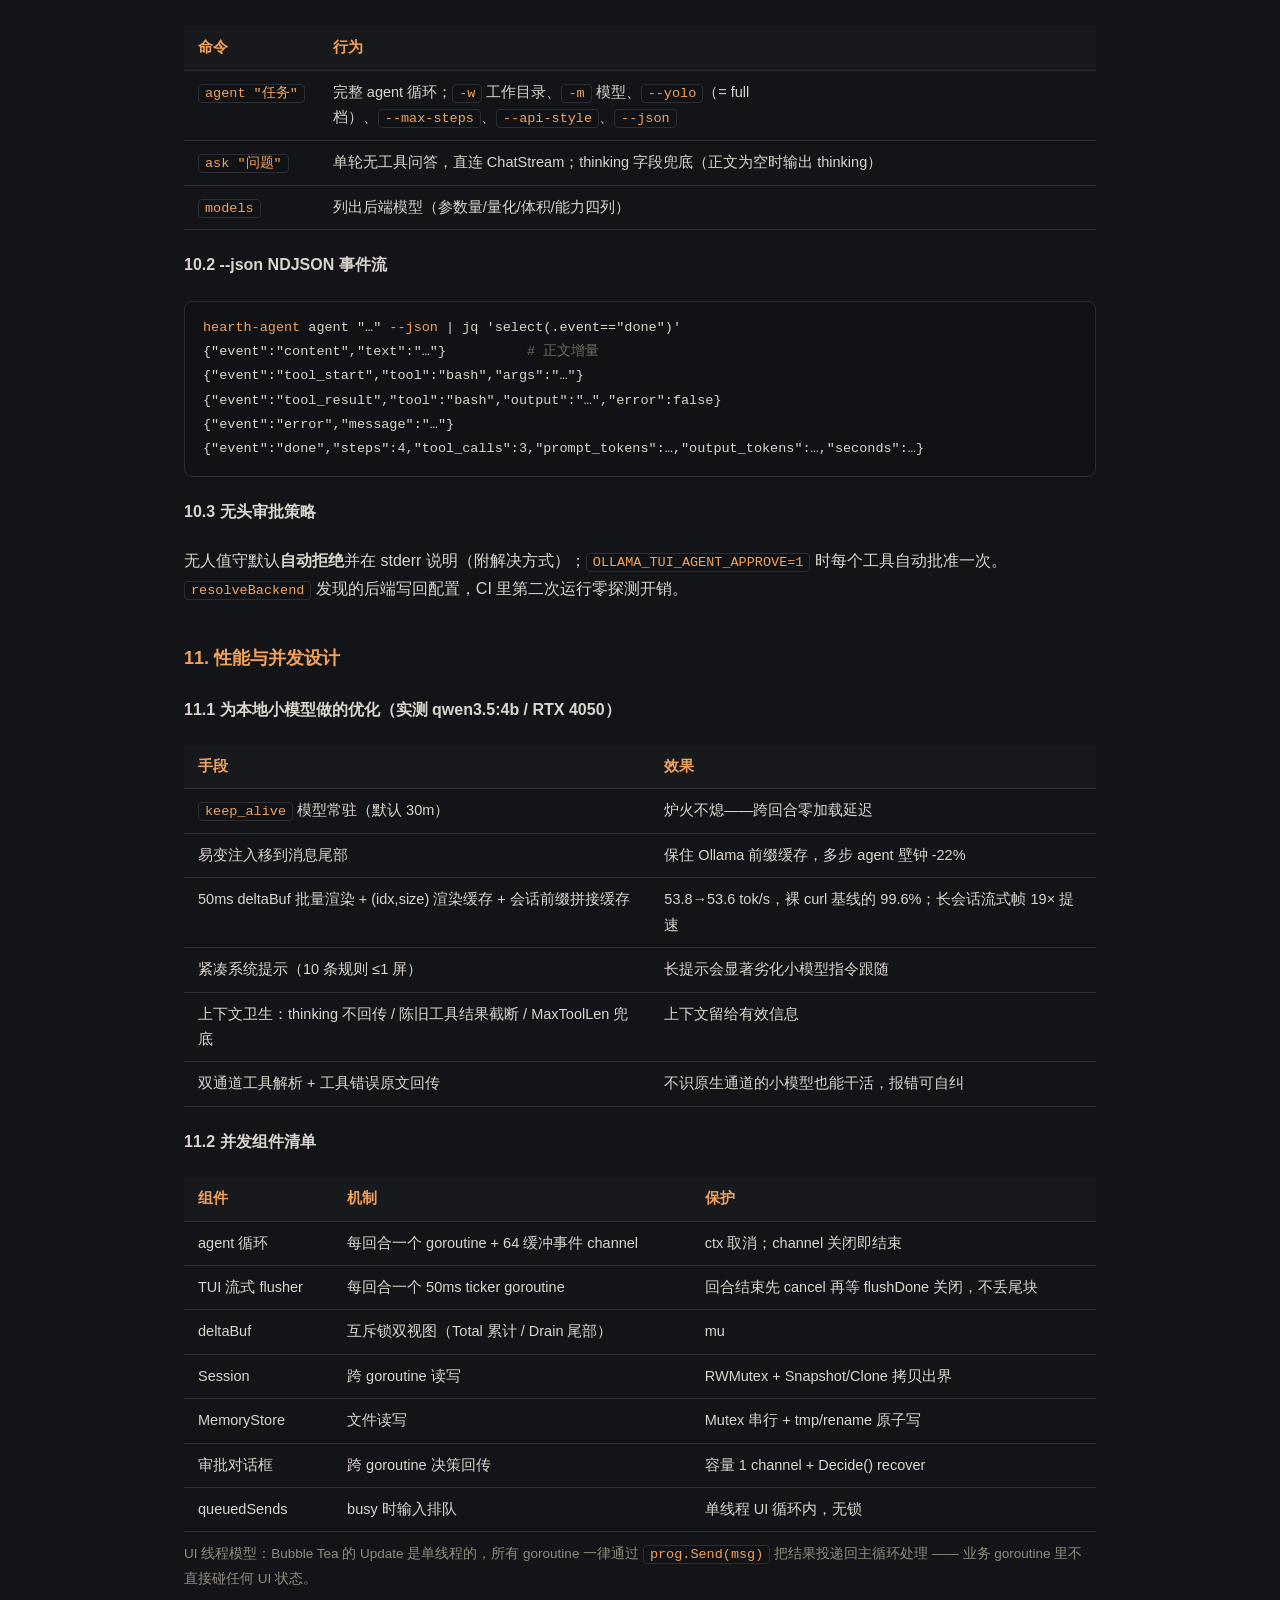
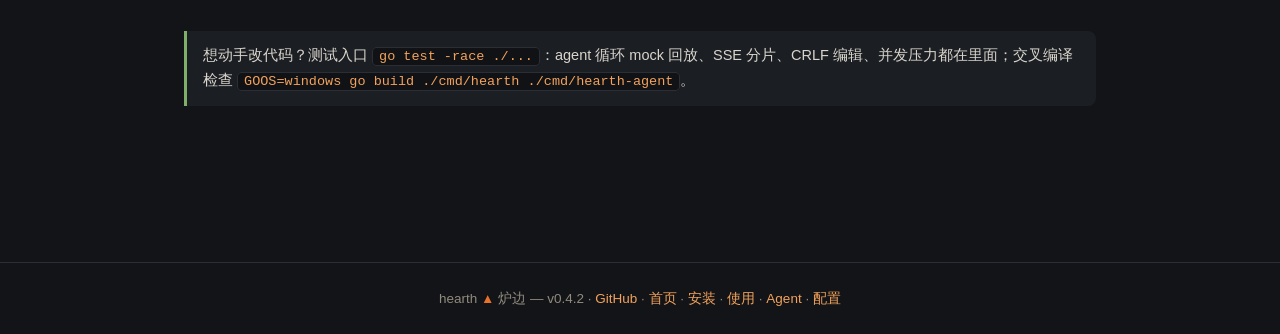
<file: docs/architecture.html>
<!DOCTYPE html>
<html lang="zh-CN">
<head>
<meta charset="UTF-8">
<meta name="viewport" content="width=device-width, initial-scale=1.0">
<title>架构 — hearth · 炉边</title>
<link rel="stylesheet" href="style.css">
</head>
<body>
<nav>
  <span class="logo">hearth<span class="cursor"></span></span>
  <a class="item" href="index.html">首页</a>
  <a class="item" href="install.html">安装</a>
  <a class="item" href="usage.html">使用指南</a>
  <a class="item" href="agent.html">hearth-agent</a>
  <a class="item" href="config.html">配置参考</a>
  <a class="item active" href="architecture.html">架构</a>
  <span class="spacer"></span>
  <a class="gh" href="https://github.com/flairamos/hearth" target="_blank">GitHub ↗</a>
</nav>

<div class="wrap">

<h2>架构</h2>
<p>单仓库、双二进制的 Go 分层单体：约 <b>8.3k 行</b>源码（另有 1.3k 行测试），UI 栈构建在 Charm 家族（Bubble Tea + Lipgloss + Glamour）之上，其余为标准库 + 自研包。<b>零数据库、零云端依赖</b> —— 会话是本地 JSON 文件，长期记忆是一个 Markdown 文件。本文对应 v0.4.2 源码，每个小节都可直接在 <code>internal/</code> 里找到对应实现。</p>

<h3>目录</h3>
<div class="toc">
  <a href="#overview">1. 分层总览</a>
  <a href="#binaries">2. 运行时形态：两个入口</a>
  <a href="#tui">3. TUI 内部（tui/）</a>
  <a href="#agentcore">4. Agent 内核（agent/）</a>
  <a href="#perms">5. 权限管理器（agent/perm.go）</a>
  <a href="#tools">6. 工具系统（tools/）</a>
  <a href="#provider">7. Provider 层（provider/ + ollama/）</a>
  <a href="#domain">8. 领域模型与存储（core/ + store/）</a>
  <a href="#config">9. 配置与迁移（config/）</a>
  <a href="#headless">10. 无头 CLI（cli/）</a>
  <a href="#perf">11. 性能与并发设计</a>
</div>

<!-- ================================================================ -->
<section id="overview">
<h3>1. 分层总览</h3>
<pre>
┌─ 入口层 ──────────────────────────────┐
│  cmd/hearth        TUI 交互入口        │
│  cmd/hearth-agent  无头 CLI 入口       │  ← 只 import cli/，不碰 tui/
└──────────────┬───────────────────────┘
┌─ 界面层 ─────▼───────────────────────┐
│  internal/tui     Bubble Tea 状态机   │  键盘路由、面板、审批对话框、
│  internal/cli     hearth-agent CLI     │  渲染缓存、50ms 批量刷新
└──────────────┬───────────────────────┘
┌─ 领域层 ─────▼───────────────────────┐
│  internal/core    Session/Message     │  并发安全快照、token 估算、裁剪
│  internal/agent   agent 循环          │  工具调度 + 权限管理器（三档）
└──────┬───────────────┬───────────────┘
┌─ 能力层 ▼      ┌──────▼───────────────┐
│ internal/tools │ internal/provider    │  13 个纯 Go 工具；ollama/openai
│ (read/bash/…)  │ internal/ollama      │  双 API 风格 + 本地端口自动探测
└───────┬────────┴─────────────────────┘
┌─ 基础层 ▼─────────────────────────────┐
│  internal/store    JSON 原子写持久化   │
│  internal/config   配置加载 / 热重载    │
│  internal/theme    Lipgloss 主题       │
└──────────────────────────────────────┘
</pre>
<p>依赖方向严格向下：上层 import 下层，下层不知道上层。<code>agent</code> 通过 <code>ChatClient</code> 接口（只有 <code>ChatStream</code> 一个方法）引用网络层，测试用 mock 回放整轮循环。<code>tools</code> 只被 <code>agent</code> 和 <code>tui</code> 调用，自己不发起对话。</p>
</section>

<!-- ================================================================ -->
<section id="binaries">
<h3>2. 运行时形态：两个入口</h3>
<table>
  <tr><th>二进制</th><th>入口</th><th>生命周期</th></tr>
  <tr><td><code>hearth</code>（~21MB）</td><td><code>cmd/hearth/main.go</code></td><td>加载配置 → <code>provider.EnsureBackend</code>（自动发现）→ 构建 <code>tui.App</code> → Bubble Tea <code>Program.Run()</code> 事件循环</td></tr>
  <tr><td><code>hearth-agent</code>（~11MB）</td><td><code>cmd/hearth-agent/main.go</code></td><td>flag 解析 → <code>cli.RunAgent / Ask / Models</code>，单次执行即退出；<b>不 import 任何 Bubble Tea 包</b></td></tr>
</table>
<p>两者共享同一条 <code>agent → core → provider</code> 链和同一份配置 / 会话 / 记忆，因此 <code>hearth-agent</code> 的运行结果（长期记忆、会话文件）与 TUI 完全互通。</p>
</section>

<!-- ================================================================ -->
<section id="tui">
<h3>3. TUI 内部（internal/tui，~3.1k 行）</h3>

<h4>3.1 App 模型与按键路由</h4>
<p>整个界面是一个 Bubble Tea <code>Model</code>（<code>App</code> 结构体）。<code>handleKey</code> 按固定优先级路由按键，先到先得：</p>
<pre>
quit(ctrl+c×2) → 面板(审批/确认/重命名/帮助/列表) → 全局快捷键
→ 滚动(pgup/pgdn/end) → 斜杠弹窗(↑↓/tab/esc) → 输入框(enter/历史/@)
</pre>
<p>面板共 8 种：<code>panelApproval</code>（工具审批对话框）、<code>panelConfirm</code>（危险操作确认）、<code>panelRename</code>、<code>panelHelp</code>，以及共用 <code>listPanel</code> 的模型 / 会话 / 命令面板 / 文件选择四种列表（支持输入过滤、↑↓/ctrl+n/p 移动、enter 选中）。</p>
<p>输入框是 bubbles 的 <code>textarea</code>：<code>Enter</code> 发送、<code>Alt+Enter</code>/<code>\</code>+Enter 换行、空输入按 <code>?</code> 打开帮助、<code>@</code> 打开文件选择器、输入以 <code>/</code> 开头时弹出斜杠命令弹窗（8 行滚动窗口 + 位置指示，↑↓/滚轮选择、tab 补全、esc 收起）。</p>

<h4>3.2 渲染管线（render.go + stream.go）</h4>
<pre>
网络 goroutine → buf.Add(增量) → deltaBuf(mu 保护)
    Total(): 累计全文（组装最终消息）
    Drain(): 待刷尾部 ←—— 50ms ticker → prog.Send(deltaMsg) → Update → refreshContent
</pre>
<p>关键点：</p>
<ul>
  <li><b>渲染节流</b>：流式增量不逐帧重绘，由 50ms ticker 批量刷进 UI（PRD 渲染节流）；回合结束后一次性从 <code>Total()</code> 组装完整消息入库。状态栏的实时 tok/s 分母是<b>生成活跃时间</b>（相邻增量间隔 &lt;2s 才计入）—— 工具执行的零输出时间不计入，否则长 agent 任务的回合平均速率会被稀释到个位数。</li>
  <li><b>渲染缓存</b>：<code>renderer.cache</code> 以 <code>(消息下标, 内容长度)</code> 为键 —— 会话消息一旦写入不可变，已完成块只渲染一次；流式中的回复走 <code>liveBlock</code> 纯文本，<b>不经 glamour</b>，且换行<b>增量推进</b>（append-only 流每行只排一次，不再每帧全量重排 —— 长回复后期 16× 提速）。拼接层再加<b>会话前缀缓存</b>（append-only，边界消息时间戳 + 宽度自校验）与<b>相同内容跳过 SetContent</b> —— 长会话流式帧从全量 Join（实测 2.1ms/2717 次分配每帧）降到仅拼接尾部（0.11ms/1 次）。</li>
  <li><b>Markdown</b>：只有已完成的 assistant 消息用 glamour 渲染（宽度变化时惰性重建 renderer），缓存失效场景：窗口 resize、裁剪、模型切换、会话切换（<code>Invalidate()</code>）。</li>
  <li><b>thinking 流</b>：只显示最后 4 行暗色文本，不参与 Markdown 渲染。</li>
</ul>

<h4>3.3 回合生命周期（app.go startTurn → onDone）</h4>
<pre>
发送前守卫: UsedTokens &gt; 90% numCtx → TrimToMax 预裁剪
  → 用户消息入 Session → saveSession（原子写）
  → agent 模式 ? startAgentTurn : startChatTurn（各自起 50ms flusher + 网络 goroutine）
  → 事件循环（deltaMsg / agentEvtMsg / doneMsg）
onDone: 错误分类处理 → AutoTitle → saveSession
  → 85% 自动压缩检查（仅成功回合 —— 失败回合不压缩,证据不被摘要抹掉,
     状态栏持续显示 ✗ 任务失败原因,而非只闪 4 秒的 toast）
  → pendingSends 队列（busy 时输入排队，150ms 后逐条回放）
</pre>
<p>错误自愈：<b>连接错误</b>熄灭右上角 ollama 指示灯；<b>404</b> 触发"did you mean"模型名建议（SuggestModels 打分）；<b>上下文溢出</b>回滚本轮（<code>PopLastUserTurn</code>）、裁剪历史、自动重发一次。生成中 <code>Esc</code> 取消 context，已到的部分输出保留并标记 <code>interrupted</code>。</p>

<h4>3.4 @ 文件引用与多模态</h4>
<p><code>refs.go</code>：<code>@path#L121-135</code> 正则解析 → 文件选择器（跳过 .git/node_modules/vendor 等 13 类目录，上限 500 文件）→ <b>发送时快照内容</b>存入 <code>FileRef.Content</code>（后续编辑不影响已发内容），API 发送时展开为带行号的上下文块。图片走 base64 进 <code>Message.Images</code>，模型无 vision 能力时行内提示。</p>
</section>

<!-- ================================================================ -->
<section id="agentcore">
<h3>4. Agent 内核（internal/agent，~800 行）</h3>

<h4>4.1 Run()：单 goroutine 事件流</h4>
<p><code>Agent.Run(ctx)</code> 返回 <code>&lt;-chan Event</code>：内部 goroutine 跑完整个工具循环，7 种事件（<code>EvThinking / EvContent / EvToolStart / EvToolResult / EvApproval / EvTurnDone / EvError</code>）经 64 缓冲 channel 推给消费者（TUI 或 CLI），channel 关闭即回合结束。取消 = 取消 ctx，部分输出照常入库。</p>

<h4>4.2 工具循环</h4>
<pre>
for step := 0; step &lt; MaxSteps(默认25); step++ {
    streamTurn(): 流式收集 content/thinking/原生 tool_calls
    ├─ 无原生调用 → 文本协议 fallback 解析
    ├─ 无任何调用 → 自然完成，EvTurnDone 收尾
    ├─ 溢出错误  → TrimToMax 裁剪后 step-- 重试（不耗预算）
    └─ 逐个执行工具 execTool()（权限拦截 → 执行 → 结果入库）
    步间守卫: 估算 &gt; 90% 窗口 → 轮内裁剪并发 EvTrimmed（压缩仍等回合结束）
    倒数第二步执行后发 "step budget: n/25 used — wrap up soon" 提示
}
预算耗尽 → 追加一条临时 system 消息，禁用工具再调一次：只许总结收尾
</pre>

<h4>4.3 双通道工具调用解析</h4>
<p>小模型经常不按原生 <code>tool_calls</code> 通道出牌，<code>parseTextToolCalls</code> 兜底三种文本格式（解析后从正文剔除）：<code>&lt;tool_call&gt;{...}&lt;/tool_call&gt;</code> 标签、<code>```json / ```tool_call</code> 围栏、整段裸 <code>{"name","arguments"}</code> JSON；<code>arguments</code> 兼容对象和 JSON 字符串两种形态。</p>

<h4>4.4 上下文组装 apiMessages()——前缀缓存友好的布局</h4>
<pre>
[system] 会话系统提示 + 紧凑 agent 规则（10 条，≤1 屏）   ← 稳定前缀，命中缓存
[system] SystemHint（headless 场景附加）                  ← 稳定
[user / assistant / tool …] 完整历史                      ← 步间不变，命中缓存
[system] 尾部易变注入：Session notes(≤1200字符) + 长期记忆(最近8条) ← 每步重算
</pre>
<p>易变内容（草稿本、记忆）放在<b>消息尾部</b>而非系统提示，使每步只重新评估一个小后缀，历史前缀持续命中 Ollama 前缀缓存 —— 实测多步 agent 壁钟 -22%。另有<b>上下文卫生</b>：从尾部数第 7 条起的旧工具结果截断到 <code>MaxToolLen/3</code>；thinking 不回传；工具结果超 <code>MaxToolLen</code>(8000字符) 截断。context 的运行时载体与持久化位置见 <a href="#storage-ctx">8.6 节</a>。</p>

<h4>4.5 流式与自愈</h4>
<p><code>streamTurn</code> 请求带显式 <code>Think: true/false</code>；服务器报 "does not support thinking" 时自动去掉该 flag 重试一次。小模型可能把最终回答只写进 thinking 字段 —— 完成路径会把它提升为正文（已完成消息不渲染 thinking，否则回答"隐形"、转录像无故停在最后的工具结果）；完全空响应标记 <code>Usage.Failed</code> 并发 EvError，状态栏持续显示 ✗。回答被 <code>num_predict</code>/<code>num_ctx</code> 截断时（<code>done_reason=length</code>），消息尾部显示截断标记并 toast 提示调整 —— 截断的回答不再伪装成完整回答。用量统计取自服务端字段（<code>PromptEvalCount / EvalCount / EvalDuration</code>），TPS = 输出 token ÷ 服务器实测生成时间，而非壁钟。</p>
</section>

<!-- ================================================================ -->
<section id="perms">
<h3>5. 权限管理器（agent/perm.go）</h3>
<h4>5.1 判定顺序（NeedsApproval）</h4>
<pre>
deny_patterns 命中(含内置14条强制正则) → 强制弹审批（full 模式也不例外）
→ 会话级已批准(tool) → 放行
→ read 类工具 → 放行
→ auto_approve 配置 → 放行
→ 按 mode: full 放行 / risky 白名单判定 / ask 一律弹
</pre>
<p>审批交互是同步的：<code>ApprovalRequest</code> 带 <code>Respond chan ApprovalDecision</code>，UI 弹对话框用户按键后 <code>Decide()</code>（once / session / deny），channel 容量 1 且 <code>recover()</code> 保护 —— UI 已关闭时发送不会 panic。</p>
<h4>5.2 三档语义</h4>
<table>
  <tr><th>档位</th><th>bash</th><th>write/edit</th><th>memory_save</th><th>其他变更</th></tr>
  <tr><td><code>ask</code></td><td>弹审批</td><td>弹审批</td><td>弹审批</td><td>弹审批</td></tr>
  <tr><td><code>risky</code></td><td>只读白名单自动</td><td>工作目录内自动</td><td>自动</td><td>弹审批</td></tr>
  <tr><td><code>full</code></td><td>自动</td><td>自动</td><td>自动</td><td>自动（deny 仍拦）</td></tr>
</table>
<p>白名单 42 条只读前缀（ls/cat/grep/git status/…含 PowerShell 的 get-childitem 等）；链式命令（<code>|</code> <code>;</code> <code>&amp;&amp;</code>）<b>逐段</b>校验，任一段不在白名单即弹审批。强制正则覆盖 rm -rf、mkfs、dd of=/dev/、fork bomb、sudo、curl|sh、git push -f、del /s、format C:、remove-item -recurse 等 14 类。工作目录判定用 <code>filepath.Rel</code> 防御 <code>../</code> 逃逸。别名归一：<code>standard→ask</code>、<code>yolo→full</code>（CLI 的 <code>--yolo</code> 即此）。</p>
</section>

<!-- ================================================================ -->
<section id="tools">
<h3>6. 工具系统（internal/tools，~1.7k 行）</h3>
<h4>6.1 结构</h4>
<p>工具是纯数据描述 + 函数指针：<code>Tool{Name, Desc, Schema(JSON Schema), Category(read/mutate/exec), Fn}</code>。<code>Registry</code> 持有工作目录、超时、shell 偏好与可选的 Session / Memory / Search 接线，<code>All()</code> 按系统提示展示顺序返回 13 个工具。<code>TUI /config</code> 或模式切换后 <code>syncRegistry()</code> 重新接线。</p>
<h4>6.2 内置 13 工具与实现要点</h4>
<table>
  <tr><th>工具</th><th>类别</th><th>实现要点</th></tr>
  <tr><td><code>read_file</code></td><td>read</td><td>48KB/次上限、默认 500 行带行号、二进制嗅探（首 1KB 含 \0 拒读）、越界给出续读提示</td></tr>
  <tr><td><code>list_dir</code></td><td>read</td><td>目录优先排序、500 条上限、显示字节数</td></tr>
  <tr><td><code>glob</code></td><td>read</td><td>自研 <code>globWalk</code> 支持 <code>**</code> 跨目录、跳过 .git/node_modules、200 结果上限</td></tr>
  <tr><td><code>grep</code></td><td>read</td><td>Go RE2 正则、120 匹配上限、跳过 8 类构建目录与 &gt;2MB 文件、行宽 240 截断</td></tr>
  <tr><td><code>calculator</code></td><td>read</td><td>递归下降表达式解析器（进程内，无 shell）：四则 + 幂、14 个函数、pi/e；Windows/Linux 行为一致</td></tr>
  <tr><td><code>note</code></td><td>read</td><td>会话草稿本 write/append/read，存 <code>Session.Scratchpad</code>，每步注入提示尾部</td></tr>
  <tr><td><code>memory_recall</code></td><td>read</td><td>大小写不敏感子串检索，空查询返回最近 10 条</td></tr>
  <tr><td><code>memory_save</code></td><td>mutate</td><td>追加到 memory.md（tmp+rename 原子写），去重、单条 ≤400 字、总量 ≤500 条</td></tr>
  <tr><td><code>web_fetch</code></td><td>read</td><td>20s 超时、300KB 上限、HTML→纯文本管线（title 提取 / script·style·head 剔除 / 实体解码）、JSON 自动 pretty</td></tr>
  <tr><td><code>web_search</code></td><td>read</td><td>四引擎：Bing（HTML 抓取，无 Key 可用）/ DuckDuckGo html 端点 / SearXNG JSON / Brave API；DDG 重定向链接解包</td></tr>
  <tr><td><code>write_file</code></td><td>mutate</td><td>自动建父目录、0644</td></tr>
  <tr><td><code>edit_file</code></td><td>mutate</td><td>old_string <b>唯一性校验</b>（0 次给最相似行提示、多次拒绝）；CRLF 安全——按 \n 匹配、写回恢复原行尾约定</td></tr>
  <tr><td><code>bash</code></td><td>exec</td><td>shell 自动选择：Windows PowerShell（无则 cmd），类 Unix bash；<code>agent.shell</code> 可强制；超时默认 120s 可覆盖；输出带 exit code</td></tr>
</table>
<p class="note">所有输出统一经 <code>truncOut</code>/截断保护，最终由 agent 的 <code>MaxToolLen</code> 再兜底 —— 小模型的上下文不会被一条工具输出撑爆。</p>
</section>

<!-- ================================================================ -->
<section id="provider">
<h3>7. Provider 层（provider/ + ollama/）</h3>
<h4>7.1 Client 接口</h4>
<p>5 个方法（<code>ChatStream / Chat / Tags / Show / Ping</code>），参数与返回值全部使用 <code>ollama</code> 包的<b>规范类型</b> —— OpenAI 兼容客户端在边界做双向翻译，上层（agent/tui/cli）对后端差异零感知。</p>
<h4>7.2 工厂与风格识别</h4>
<p><code>api_style: auto</code> 按 URL 形状识别（<code>/v1</code> 结尾 → openai）；<code>ollama</code> 模式下 URL 误带 <code>/v1</code> 会被容忍剥离；openai 模式缺 <code>/v1</code> 自动补全。</p>
<h4>7.3 ollama 原生客户端（client.go）</h4>
<ul>
  <li><code>/api/chat</code> NDJSON 流：<code>bufio.Scanner</code> 8MB 行缓冲（thinking 块可能很长）。</li>
  <li><b>num_ctx 推送</b>：每次请求都携带 <code>options.num_ctx</code>（来自会话参数 <code>/ctx</code> 或配置 <code>context.num_ctx</code>，默认 16384）—— 不推则 Ollama 落回自己的服务端默认（2048/4096，视版本），窗口会被砍小。</li>
  <li><b>错误分类</b>：<code>ModelError{Status,Body}</code> + <code>IsNotFound</code>(404) / <code>IsContextOverflow</code>(body 含 context exceed/length/too large/unable to pack) / <code>IsConnError</code>(net/url.Error 系) —— agent 与 TUI 据此走不同自愈分支。</li>
  <li><b>重试</b>：连接类错误指数退避最多 3 次（500ms 起步），且仅在<b>尚未收到任何流块</b>时重试，避免重复输出。</li>
</ul>
<h4>7.4 OpenAI 兼容客户端（openai.go）</h4>
<ul>
  <li>请求翻译：<code>options</code> → temperature / top_p / seed，<code>NumPredict</code> → <code>max_tokens</code>；<code>keep_alive</code> 无对应概念即丢弃；消息含图片时按 base64 头嗅探 MIME 拼 data-URI（严格服务器校验媒体类型）。</li>
  <li><b>num_ctx 不对称</b>：OpenAI Chat Completions 协议没有上下文窗口参数，<code>NumCtx</code> 在翻译时<b>被丢弃、不发送</b> —— 接 LM Studio / llama.cpp / vLLM 时真实窗口由后端服务自己的配置决定；hearth 的 16384 此时只用于内部记账（90% 预裁剪 / 85% 自动压缩的触发基准与状态栏 ctx 仪表），若与后端实际窗口不一致，估算会偏离现实。原生模式则每请求推送（见 7.3）。</li>
  <li>流式：SSE <code>data:</code> 块解析，<code>[DONE]</code> 终止；<b>tool_calls 分片重组</b>（参数按 index 逐块到达，<code>toolAccum</code> 合并）。</li>
  <li>错误体翻译回 <code>ModelError</code>，复用同一套分类助手；模型列表走 <code>/v1/models</code>，Show 用能力探测模拟。</li>
</ul>
<h4>7.5 本地后端自动发现（discovery.go）</h4>
<table>
  <tr><th>候选</th><th>风格</th></tr>
  <tr><td>localhost:11434（ollama 原生 + /v1 两种）</td><td>ollama</td></tr>
  <tr><td>LM Studio :1234 · llama.cpp :8080 · vLLM :8000 · Jan :1337</td><td>openai</td></tr>
</table>
<p>配置地址优先（1.2s probe 超时）→ 失败则遍历候选表（总超时 6s）→ 命中后<b>写回配置文件</b>持久化，下次直接命中。</p>
</section>

<!-- ================================================================ -->
<section id="domain">
<h3>8. 领域模型与存储（core/ + store/）</h3>
<h4>8.1 Session 并发模型</h4>
<p><code>Session</code> 内置 <code>sync.RWMutex</code>：agent 循环在自己的 goroutine 里追加消息，UI 线程同时渲染 —— 所有读取走 <code>Snapshot()/Clone()</code> 拷贝出独立切片，写走 <code>Add/SetMessages/TrimToMax</code>。这是整个程序里最关键的共享状态，测试里有并发压力用例。</p>
<h4>8.2 Token 估算与裁剪</h4>
<p><code>EstimateTokens</code> 是 CJK 感知启发式：汉字/假名/谚文 ≈ 1 token/字，其他 ≈ 4 字符/token（对中文对话误差远小于按字节估算）。<code>TrimToMax</code> 按预算 ×85% 安全边裁：<b>整轮</b>丢弃（user→assistant 含其间全部 tool 交换），系统提示与最后一轮永远保留。只剩一轮时（超长 agent 任务是一条 user 消息带几十条消息），回退为<b>轮内裁剪</b>：按 assistant→tool 交换组从旧到新丢弃（调用与结果成对不拆散），开头 user 消息与最新一组永远保留 —— 否则单轮 agent 会话会在窗口外卡死、无法自愈。</p>
<h4>8.3 会话持久化（store.go）</h4>
<p>每会话一个 JSON 文件（<code>DataDir/sessions/&lt;id&gt;.json</code>），<b>tmp + rename 原子写</b>；Save 先 <code>Clone()</code> 再序列化，agent 并发写入不会撕裂输出。Load 校验 id 防路径穿越；List 全目录扫描按更新时间排序。</p>
<h4>8.4 双层记忆</h4>
<table>
  <tr><th>层</th><th>载体</th><th>生命周期</th><th>注入方式</th></tr>
  <tr><td>短期</td><td><code>Session.Scratchpad</code>（note 工具读写）</td><td>会话内</td><td>每步注入消息尾部（≤1200 字符）</td></tr>
  <tr><td>长期</td><td><code>DataDir/memory.md</code>（- [时间] 内容 一行一条）</td><td>跨会话跨进程</td><td>每回合注入最近 8 条；memory_recall 按需检索</td></tr>
</table>
<p>长期记忆带 <code>sync.Mutex</code> 串行化读写，外部手改文件也能被解析（不识别行整条保留）。</p>
<h4>8.5 自动压缩（tui/export.go）</h4>
<p>回合成功结束且 <code>UsedTokens ≥ num_ctx × 85%</code> 时触发：<code>compactSummarize</code> 用同一模型做一次非流式总结（保留关键事实/决策/文件路径/待办，跟随对话语言）→ 新消息序列 = <b>[conversation summary] + 压缩期间新增的尾部原文(含相邻一轮完整 user/assistant) + 草稿本</b> —— 压缩后对话"不断联"。</p>

<h4 id="storage-ctx">8.6 上下文与记忆：架构与存储位置</h4>
<p><b>Agent 的 context 没有独立存储</b>——它是每一步从 Session <b>现场投影</b>出来的视图：<code>apiMessages()</code>（4.4 节）在每个循环步重新组装一次请求消息，会话 JSON 才是唯一事实源。三者的关系：</p>
<pre>
Session（内存,唯一事实源）
  ├─ Messages []Message     ──apiMessages() 投影──▶ 每步发给模型的 context
  ├─ Scratchpad（短期记忆）   ─────────────▶ 拼进 context 尾部 system 消息
  └─ DataDir/memory.md（长期记忆）────────▶ 取最近 8 条拼进同一处
      │
      └─ store.Save：每回合原子写 ▼
         DataDir/sessions/&lt;id&gt;.json（会话 + scratchpad 字段一并持久化）
</pre>
<table>
  <tr><th>内容</th><th>运行时</th><th>持久化位置</th></tr>
  <tr><td>Agent context</td><td><code>core.Session.Messages</code>（RWMutex 保护，UI 经 Snapshot/Clone 拷贝读取）</td><td>会话 JSON 文件；<b>无独立的 context 缓存/向量库/数据库</b></td></tr>
  <tr><td>短期记忆（note 草稿本）</td><td><code>Session.Scratchpad</code> 字段</td><td>会话 JSON 内部的 <code>scratchpad</code> 字段，随会话一起原子写</td></tr>
  <tr><td>长期记忆（memory_save/recall）</td><td><code>tools.MemoryStore</code>（Mutex 串行）</td><td><code>&lt;数据目录&gt;/memory.md</code>，一行一条 <code>- [时间] 内容</code>；去重、单条 ≤400 字、总量 ≤500 条</td></tr>
</table>
<p><b>数据目录的解析顺序</b>（<code>config.DataDir()</code>）：环境变量 <code>HEARTH_DATA</code> → 旧变量 <code>OLLAMA_TUI_DATA</code> → 按平台默认：</p>
<table>
  <tr><th>平台</th><th>数据目录</th></tr>
  <tr><td>Windows</td><td><code>%AppData%\hearth\</code></td></tr>
  <tr><td>Linux / macOS</td><td><code>$XDG_DATA_HOME/hearth</code>（未设则为 <code>~/.local/share/hearth</code>）</td></tr>
  <tr><td>旧版迁移</td><td>同位置 <code>ollama-tui</code> 目录已存在而 hearth 目录不存在时，<b>继续沿用旧目录</b>（惰性迁移，无需手动搬家）</td></tr>
</table>
</section>

<!-- ================================================================ -->
<section id="config">
<h3>9. 配置与迁移（internal/config）</h3>
<ul>
  <li><b>路径链</b>：<code>HEARTH_CONFIG</code> 环境变量 → 用户配置目录 hearth/ → 用户配置目录 ollama-tui/（旧品牌）→ 家目录点文件（新旧两种）。<b>惰性迁移</b>：旧 ollama-tui 的配置与会话目录存在就继续沿用，Save 永远写新主路径。</li>
  <li><b>normalize 钳制</b>：加载后统一夹取合法区间（num_ctx ≥ 2048、CompactAtPct 50–100、温度 0–2……），非法权限档/主题/引擎归一为默认值，配置文件手写坏值不会引发运行时异常。</li>
  <li><b>热重载</b>：TUI 内 <code>/config</code> 在 $EDITOR 打开文件，保存退出后 <code>configReloadedMsg</code> 重建 perms/memory/registry/主题，无需重启。</li>
  <li><b>数据目录</b>：<code>DataDir()</code> 同样有新旧品牌链 + <code>HEARTH_DATA</code> 环境变量覆盖；会话在 <code>DataDir/sessions/</code>，长期记忆在 <code>DataDir/memory.md</code>。</li>
</ul>
</section>

<!-- ================================================================ -->
<section id="headless">
<h3>10. 无头 CLI（internal/cli）</h3>
<h4>10.1 三个子命令</h4>
<table>
  <tr><th>命令</th><th>行为</th></tr>
  <tr><td><code>agent "任务"</code></td><td>完整 agent 循环；<code>-w</code> 工作目录、<code>-m</code> 模型、<code>--yolo</code>（= full 档）、<code>--max-steps</code>、<code>--api-style</code>、<code>--json</code></td></tr>
  <tr><td><code>ask "问题"</code></td><td>单轮无工具问答，直连 ChatStream；thinking 字段兜底（正文为空时输出 thinking）</td></tr>
  <tr><td><code>models</code></td><td>列出后端模型（参数量/量化/体积/能力四列）</td></tr>
</table>
<h4>10.2 --json NDJSON 事件流</h4>
<pre>
<span class="hl">hearth-agent</span> agent "…" <span class="hl">--json</span> | jq 'select(.event=="done")'
{"event":"content","text":"…"}          <span class="cmt"># 正文增量</span>
{"event":"tool_start","tool":"bash","args":"…"}
{"event":"tool_result","tool":"bash","output":"…","error":false}
{"event":"error","message":"…"}
{"event":"done","steps":4,"tool_calls":3,"prompt_tokens":…,"output_tokens":…,"seconds":…}
</pre>
<h4>10.3 无头审批策略</h4>
<p>无人值守默认<b>自动拒绝</b>并在 stderr 说明（附解决方式）；<code>OLLAMA_TUI_AGENT_APPROVE=1</code> 时每个工具自动批准一次。<code>resolveBackend</code> 发现的后端写回配置，CI 里第二次运行零探测开销。</p>
</section>

<!-- ================================================================ -->
<section id="perf">
<h3>11. 性能与并发设计</h3>
<h4>11.1 为本地小模型做的优化（实测 qwen3.5:4b / RTX 4050）</h4>
<table>
  <tr><th>手段</th><th>效果</th></tr>
  <tr><td><code>keep_alive</code> 模型常驻（默认 30m）</td><td>炉火不熄——跨回合零加载延迟</td></tr>
  <tr><td>易变注入移到消息尾部</td><td>保住 Ollama 前缀缓存，多步 agent 壁钟 -22%</td></tr>
  <tr><td>50ms deltaBuf 批量渲染 + (idx,size) 渲染缓存 + 会话前缀拼接缓存</td><td>53.8→53.6 tok/s，裸 curl 基线的 99.6%；长会话流式帧 19× 提速</td></tr>
  <tr><td>紧凑系统提示（10 条规则 ≤1 屏）</td><td>长提示会显著劣化小模型指令跟随</td></tr>
  <tr><td>上下文卫生：thinking 不回传 / 陈旧工具结果截断 / MaxToolLen 兜底</td><td>上下文留给有效信息</td></tr>
  <tr><td>双通道工具解析 + 工具错误原文回传</td><td>不识原生通道的小模型也能干活，报错可自纠</td></tr>
</table>
<h4>11.2 并发组件清单</h4>
<table>
  <tr><th>组件</th><th>机制</th><th>保护</th></tr>
  <tr><td>agent 循环</td><td>每回合一个 goroutine + 64 缓冲事件 channel</td><td>ctx 取消；channel 关闭即结束</td></tr>
  <tr><td>TUI 流式 flusher</td><td>每回合一个 50ms ticker goroutine</td><td>回合结束先 cancel 再等 flushDone 关闭，不丢尾块</td></tr>
  <tr><td>deltaBuf</td><td>互斥锁双视图（Total 累计 / Drain 尾部）</td><td>mu</td></tr>
  <tr><td>Session</td><td>跨 goroutine 读写</td><td>RWMutex + Snapshot/Clone 拷贝出界</td></tr>
  <tr><td>MemoryStore</td><td>文件读写</td><td>Mutex 串行 + tmp/rename 原子写</td></tr>
  <tr><td>审批对话框</td><td>跨 goroutine 决策回传</td><td>容量 1 channel + Decide() recover</td></tr>
  <tr><td>queuedSends</td><td>busy 时输入排队</td><td>单线程 UI 循环内，无锁</td></tr>
</table>
<p class="note">UI 线程模型：Bubble Tea 的 Update 是单线程的，所有 goroutine 一律通过 <code>prog.Send(msg)</code> 把结果投递回主循环处理 —— 业务 goroutine 里不直接碰任何 UI 状态。</p>
</section>

<div class="callout ok">想动手改代码？测试入口 <code>go test -race ./...</code>：agent 循环 mock 回放、SSE 分片、CRLF 编辑、并发压力都在里面；交叉编译检查 <code>GOOS=windows go build ./cmd/hearth ./cmd/hearth-agent</code>。</div>

</div>

<footer>
  hearth <span class="fire">▲</span> 炉边 — v0.4.2 ·
  <a href="https://github.com/flairamos/hearth">GitHub</a> ·
  <a href="index.html">首页</a> · <a href="install.html">安装</a> · <a href="usage.html">使用</a> · <a href="agent.html">Agent</a> · <a href="config.html">配置</a>
</footer>
</body>
</html>
</file>
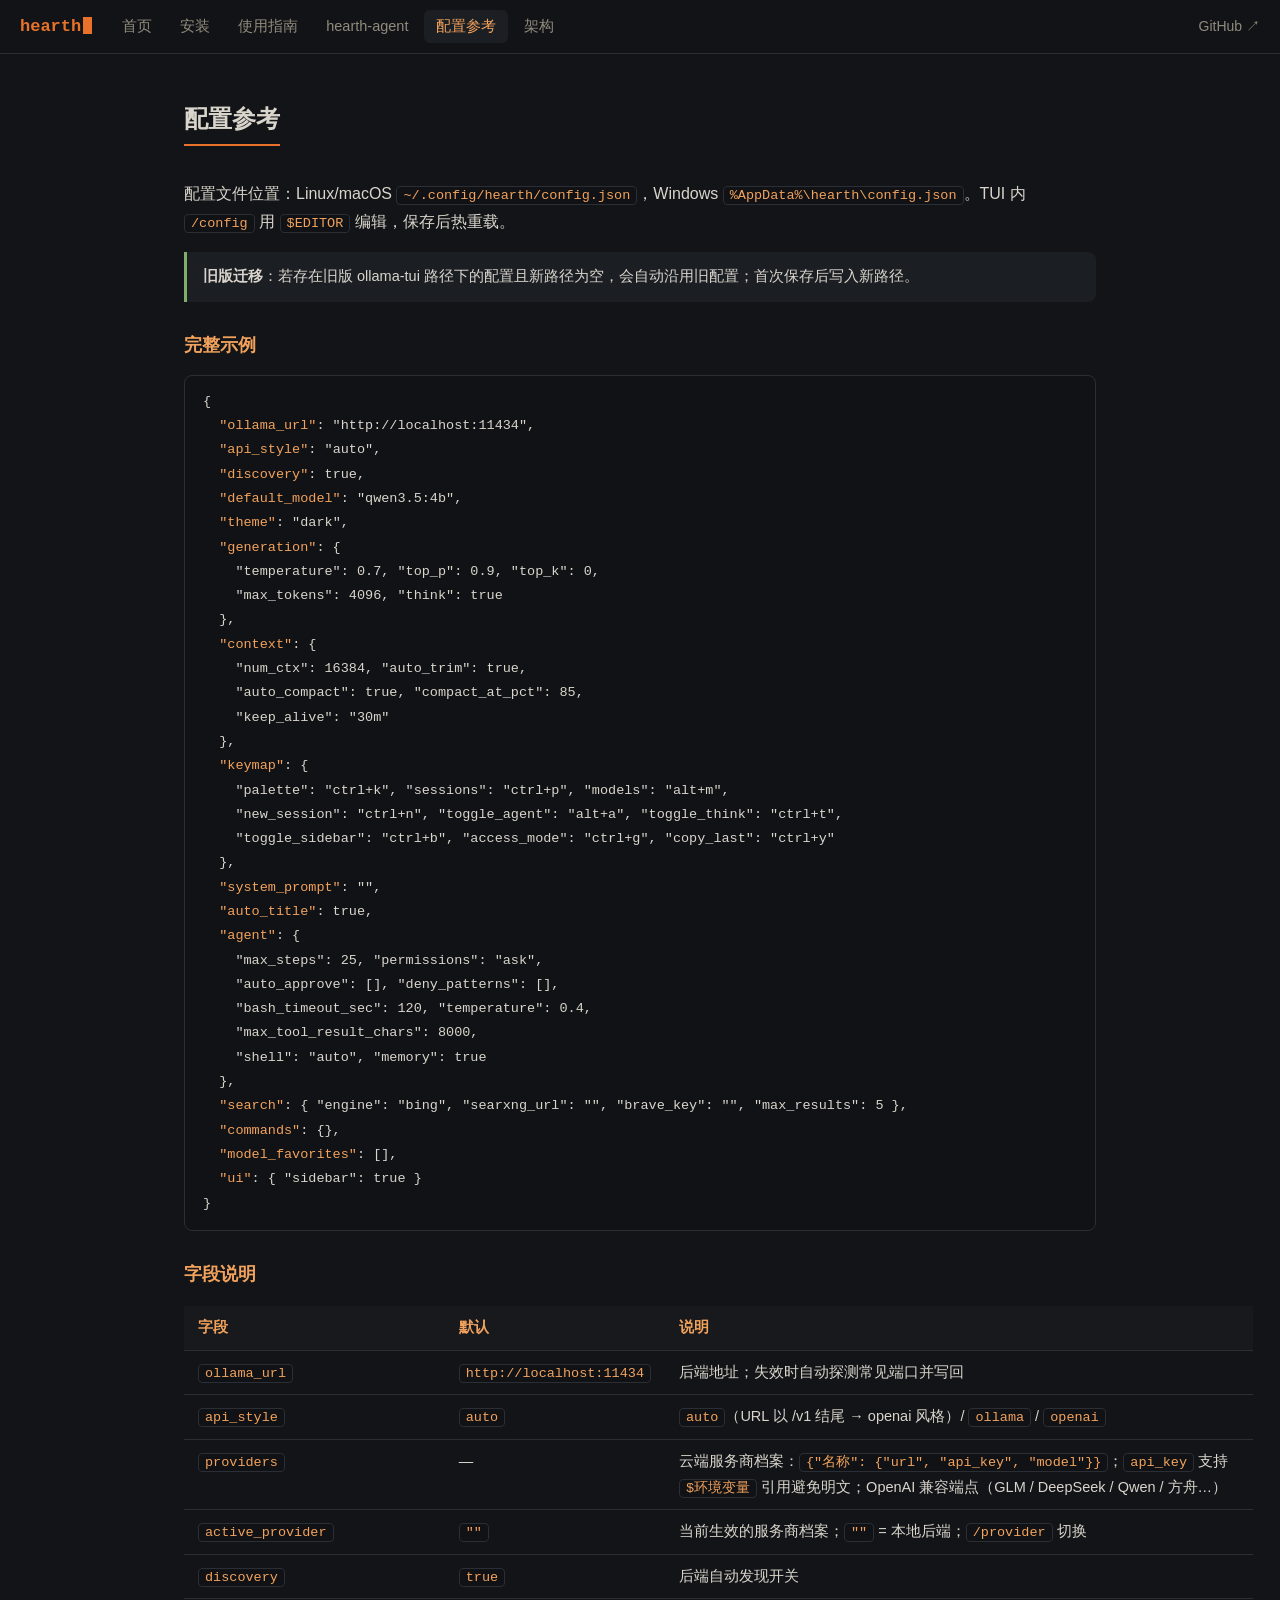
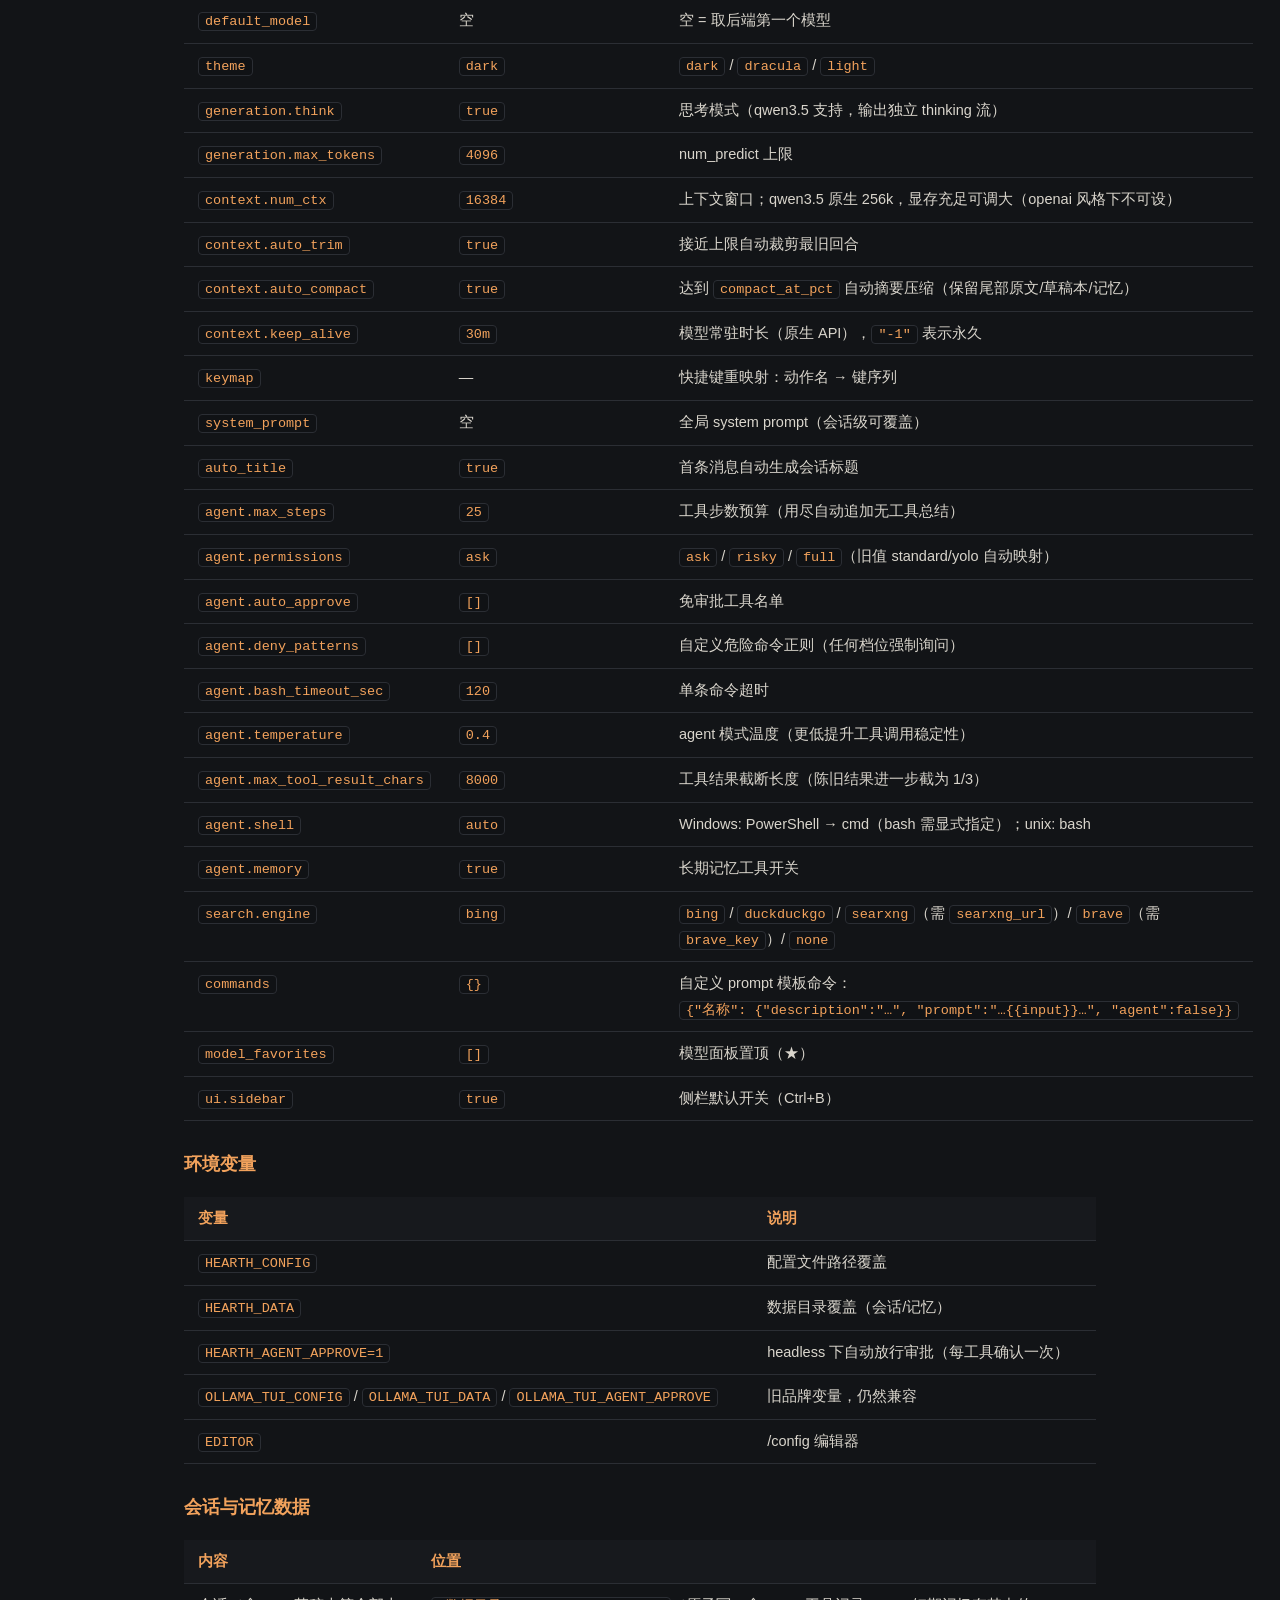
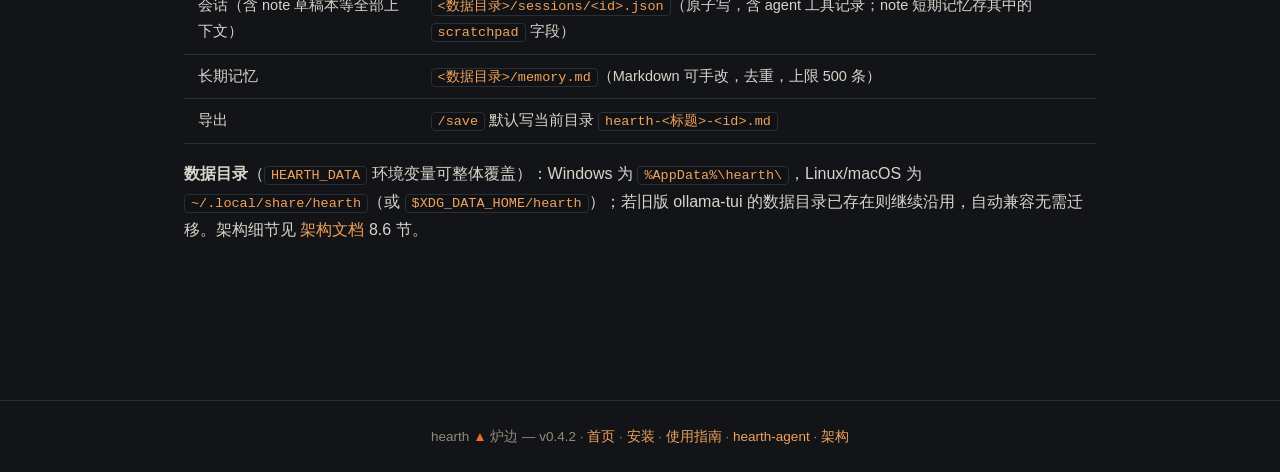
<file: docs/config.html>
<!DOCTYPE html>
<html lang="zh-CN">
<head>
<meta charset="UTF-8">
<meta name="viewport" content="width=device-width, initial-scale=1.0">
<title>配置参考 · hearth — 炉边</title>
<link rel="stylesheet" href="style.css">
</head>
<body>
<nav>
  <span class="logo">hearth<span class="cursor"></span></span>
  <a class="item" href="index.html">首页</a>
  <a class="item" href="install.html">安装</a>
  <a class="item" href="usage.html">使用指南</a>
  <a class="item" href="agent.html">hearth-agent</a>
  <a class="item active" href="config.html">配置参考</a>
  <a class="item" href="architecture.html">架构</a>
  <span class="spacer"></span>
  <a class="gh" href="https://github.com/flairamos/hearth" target="_blank">GitHub ↗</a>
</nav>

<div class="wrap">

<h2>配置参考</h2>
<p>配置文件位置：Linux/macOS <code>~/.config/hearth/config.json</code>，Windows <code>%AppData%\hearth\config.json</code>。TUI 内 <code>/config</code> 用 <code>$EDITOR</code> 编辑，保存后热重载。</p>
<div class="callout ok"><b>旧版迁移</b>：若存在旧版 ollama-tui 路径下的配置且新路径为空，会自动沿用旧配置；首次保存后写入新路径。</div>

<h3>完整示例</h3>
<pre>
{
  <span class="hl">"ollama_url"</span>: "http://localhost:11434",
  <span class="hl">"api_style"</span>: "auto",
  <span class="hl">"discovery"</span>: true,
  <span class="hl">"default_model"</span>: "qwen3.5:4b",
  <span class="hl">"theme"</span>: "dark",
  <span class="hl">"generation"</span>: {
    "temperature": 0.7, "top_p": 0.9, "top_k": 0,
    "max_tokens": 4096, "think": true
  },
  <span class="hl">"context"</span>: {
    "num_ctx": 16384, "auto_trim": true,
    "auto_compact": true, "compact_at_pct": 85,
    "keep_alive": "30m"
  },
  <span class="hl">"keymap"</span>: {
    "palette": "ctrl+k", "sessions": "ctrl+p", "models": "alt+m",
    "new_session": "ctrl+n", "toggle_agent": "alt+a", "toggle_think": "ctrl+t",
    "toggle_sidebar": "ctrl+b", "access_mode": "ctrl+g", "copy_last": "ctrl+y"
  },
  <span class="hl">"system_prompt"</span>: "",
  <span class="hl">"auto_title"</span>: true,
  <span class="hl">"agent"</span>: {
    "max_steps": 25, "permissions": "ask",
    "auto_approve": [], "deny_patterns": [],
    "bash_timeout_sec": 120, "temperature": 0.4,
    "max_tool_result_chars": 8000,
    "shell": "auto", "memory": true
  },
  <span class="hl">"search"</span>: { "engine": "bing", "searxng_url": "", "brave_key": "", "max_results": 5 },
  <span class="hl">"commands"</span>: {},
  <span class="hl">"model_favorites"</span>: [],
  <span class="hl">"ui"</span>: { "sidebar": true }
}
</pre>

<h3>字段说明</h3>
<table>
  <tr><th>字段</th><th>默认</th><th>说明</th></tr>
  <tr><td><code>ollama_url</code></td><td><code>http://localhost:11434</code></td><td>后端地址；失效时自动探测常见端口并写回</td></tr>
  <tr><td><code>api_style</code></td><td><code>auto</code></td><td><code>auto</code>（URL 以 /v1 结尾 → openai 风格）/ <code>ollama</code> / <code>openai</code></td></tr>
  <tr><td><code>providers</code></td><td>—</td><td>云端服务商档案：<code>{"名称": {"url", "api_key", "model"}}</code>；<code>api_key</code> 支持 <code>$环境变量</code> 引用避免明文；OpenAI 兼容端点（GLM / DeepSeek / Qwen / 方舟…）</td></tr>
  <tr><td><code>active_provider</code></td><td><code>""</code></td><td>当前生效的服务商档案；<code>""</code> = 本地后端；<code>/provider</code> 切换</td></tr>
  <tr><td><code>discovery</code></td><td><code>true</code></td><td>后端自动发现开关</td></tr>
  <tr><td><code>default_model</code></td><td>空</td><td>空 = 取后端第一个模型</td></tr>
  <tr><td><code>theme</code></td><td><code>dark</code></td><td><code>dark</code> / <code>dracula</code> / <code>light</code></td></tr>
  <tr><td><code>generation.think</code></td><td><code>true</code></td><td>思考模式（qwen3.5 支持，输出独立 thinking 流）</td></tr>
  <tr><td><code>generation.max_tokens</code></td><td><code>4096</code></td><td>num_predict 上限</td></tr>
  <tr><td><code>context.num_ctx</code></td><td><code>16384</code></td><td>上下文窗口；qwen3.5 原生 256k，显存充足可调大（openai 风格下不可设）</td></tr>
  <tr><td><code>context.auto_trim</code></td><td><code>true</code></td><td>接近上限自动裁剪最旧回合</td></tr>
  <tr><td><code>context.auto_compact</code></td><td><code>true</code></td><td>达到 <code>compact_at_pct</code> 自动摘要压缩（保留尾部原文/草稿本/记忆）</td></tr>
  <tr><td><code>context.keep_alive</code></td><td><code>30m</code></td><td>模型常驻时长（原生 API），<code>"-1"</code> 表示永久</td></tr>
  <tr><td><code>keymap</code></td><td>—</td><td>快捷键重映射：动作名 → 键序列</td></tr>
  <tr><td><code>system_prompt</code></td><td>空</td><td>全局 system prompt（会话级可覆盖）</td></tr>
  <tr><td><code>auto_title</code></td><td><code>true</code></td><td>首条消息自动生成会话标题</td></tr>
  <tr><td><code>agent.max_steps</code></td><td><code>25</code></td><td>工具步数预算（用尽自动追加无工具总结）</td></tr>
  <tr><td><code>agent.permissions</code></td><td><code>ask</code></td><td><code>ask</code> / <code>risky</code> / <code>full</code>（旧值 standard/yolo 自动映射）</td></tr>
  <tr><td><code>agent.auto_approve</code></td><td><code>[]</code></td><td>免审批工具名单</td></tr>
  <tr><td><code>agent.deny_patterns</code></td><td><code>[]</code></td><td>自定义危险命令正则（任何档位强制询问）</td></tr>
  <tr><td><code>agent.bash_timeout_sec</code></td><td><code>120</code></td><td>单条命令超时</td></tr>
  <tr><td><code>agent.temperature</code></td><td><code>0.4</code></td><td>agent 模式温度（更低提升工具调用稳定性）</td></tr>
  <tr><td><code>agent.max_tool_result_chars</code></td><td><code>8000</code></td><td>工具结果截断长度（陈旧结果进一步截为 1/3）</td></tr>
  <tr><td><code>agent.shell</code></td><td><code>auto</code></td><td>Windows: PowerShell → cmd（bash 需显式指定）；unix: bash</td></tr>
  <tr><td><code>agent.memory</code></td><td><code>true</code></td><td>长期记忆工具开关</td></tr>
  <tr><td><code>search.engine</code></td><td><code>bing</code></td><td><code>bing</code> / <code>duckduckgo</code> / <code>searxng</code>（需 <code>searxng_url</code>）/ <code>brave</code>（需 <code>brave_key</code>）/ <code>none</code></td></tr>
  <tr><td><code>commands</code></td><td><code>{}</code></td><td>自定义 prompt 模板命令：<code>{"名称": {"description":"…", "prompt":"…{{input}}…", "agent":false}}</code></td></tr>
  <tr><td><code>model_favorites</code></td><td><code>[]</code></td><td>模型面板置顶（★）</td></tr>
  <tr><td><code>ui.sidebar</code></td><td><code>true</code></td><td>侧栏默认开关（Ctrl+B）</td></tr>
</table>

<h3>环境变量</h3>
<table>
  <tr><th>变量</th><th>说明</th></tr>
  <tr><td><code>HEARTH_CONFIG</code></td><td>配置文件路径覆盖</td></tr>
  <tr><td><code>HEARTH_DATA</code></td><td>数据目录覆盖（会话/记忆）</td></tr>
  <tr><td><code>HEARTH_AGENT_APPROVE=1</code></td><td>headless 下自动放行审批（每工具确认一次）</td></tr>
  <tr><td><code>OLLAMA_TUI_CONFIG</code> / <code>OLLAMA_TUI_DATA</code> / <code>OLLAMA_TUI_AGENT_APPROVE</code></td><td>旧品牌变量，仍然兼容</td></tr>
  <tr><td><code>EDITOR</code></td><td>/config 编辑器</td></tr>
  </table>

<h3>会话与记忆数据</h3>
<table>
  <tr><th>内容</th><th>位置</th></tr>
  <tr><td>会话（含 note 草稿本等全部上下文）</td><td><code>&lt;数据目录&gt;/sessions/&lt;id&gt;.json</code>（原子写，含 agent 工具记录；note 短期记忆存其中的 <code>scratchpad</code> 字段）</td></tr>
  <tr><td>长期记忆</td><td><code>&lt;数据目录&gt;/memory.md</code>（Markdown 可手改，去重，上限 500 条）</td></tr>
  <tr><td>导出</td><td><code>/save</code> 默认写当前目录 <code>hearth-&lt;标题&gt;-&lt;id&gt;.md</code></td></tr>
</table>
<p><b>数据目录</b>（<code>HEARTH_DATA</code> 环境变量可整体覆盖）：Windows 为 <code>%AppData%\hearth\</code>，Linux/macOS 为 <code>~/.local/share/hearth</code>（或 <code>$XDG_DATA_HOME/hearth</code>）；若旧版 ollama-tui 的数据目录已存在则继续沿用，自动兼容无需迁移。架构细节见 <a href="architecture.html">架构文档</a> 8.6 节。</p>

</div>

<footer>
  hearth <span class="fire" style="color:var(--ember)">▲</span> 炉边 — v0.4.2 ·
  <a href="index.html">首页</a> · <a href="install.html">安装</a> · <a href="usage.html">使用指南</a> · <a href="agent.html">hearth-agent</a> · <a href="architecture.html">架构</a>
</footer>
</body>
</html>
</file>
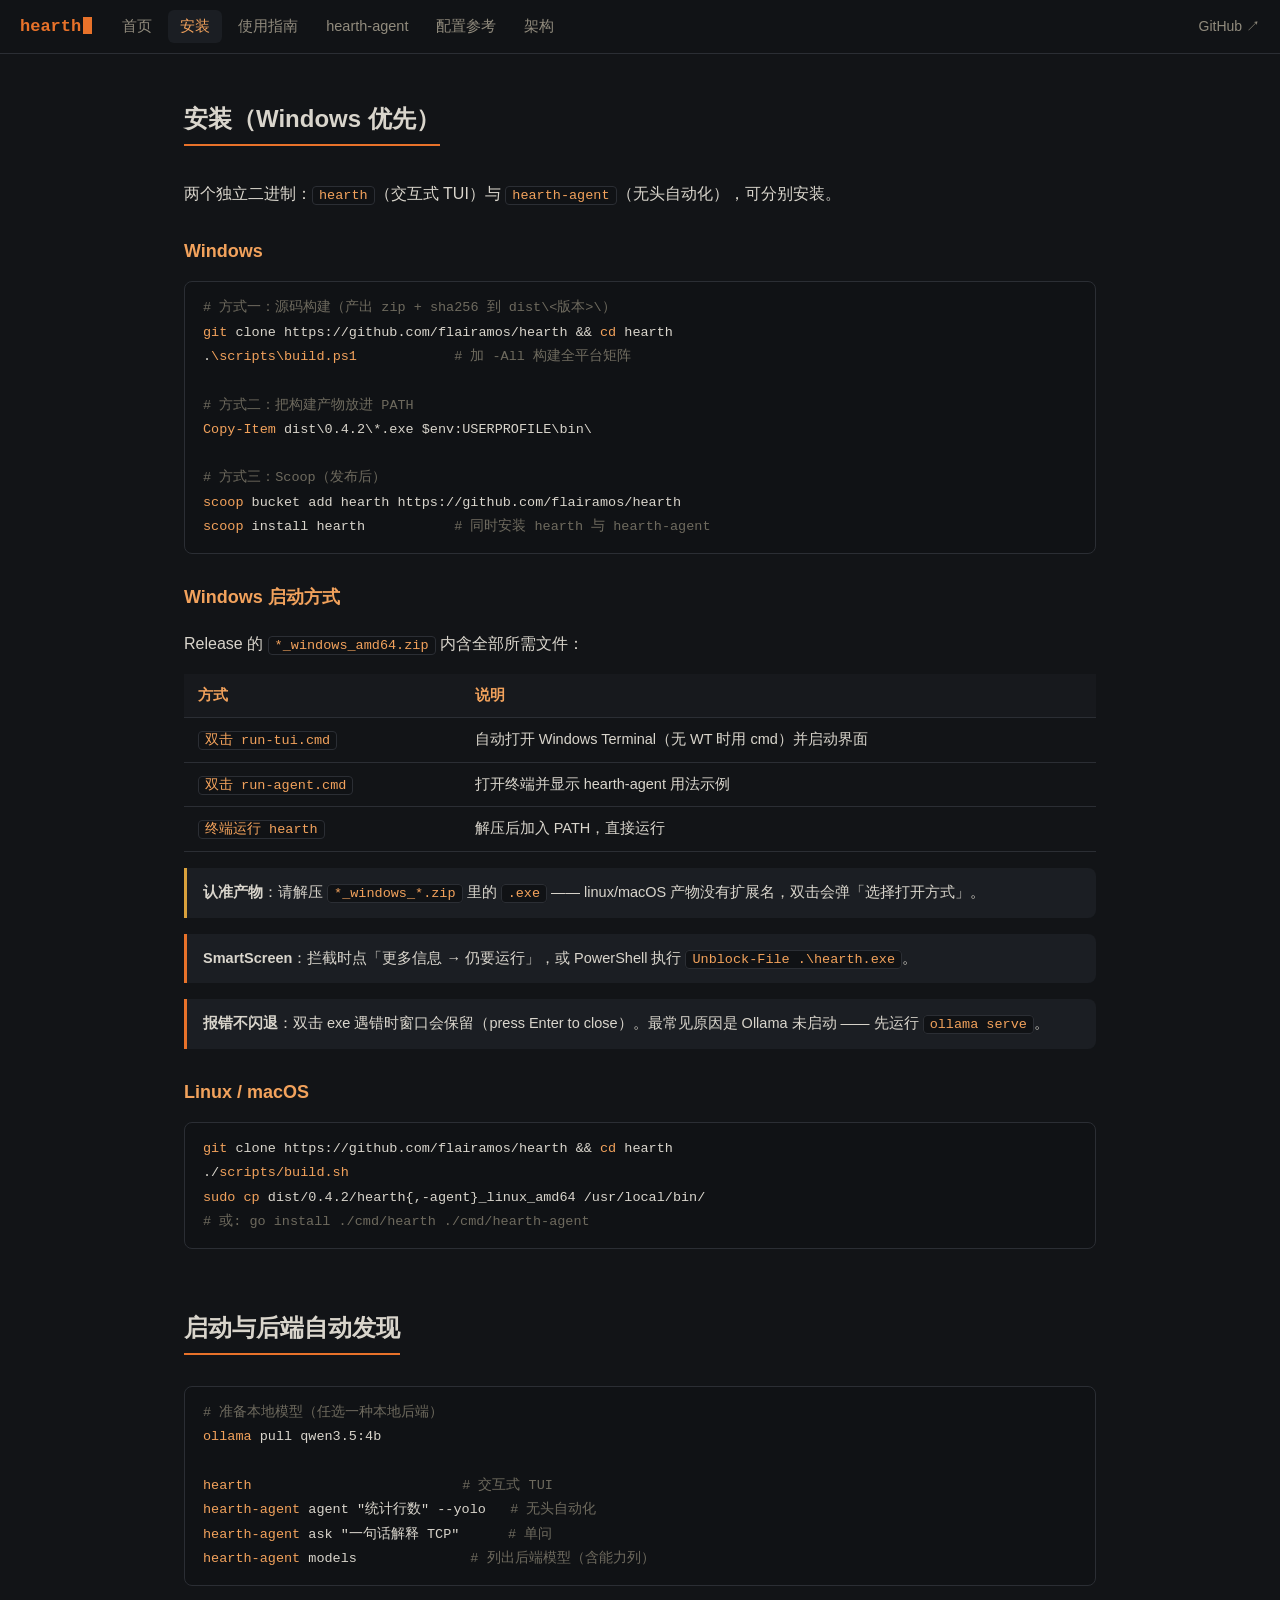
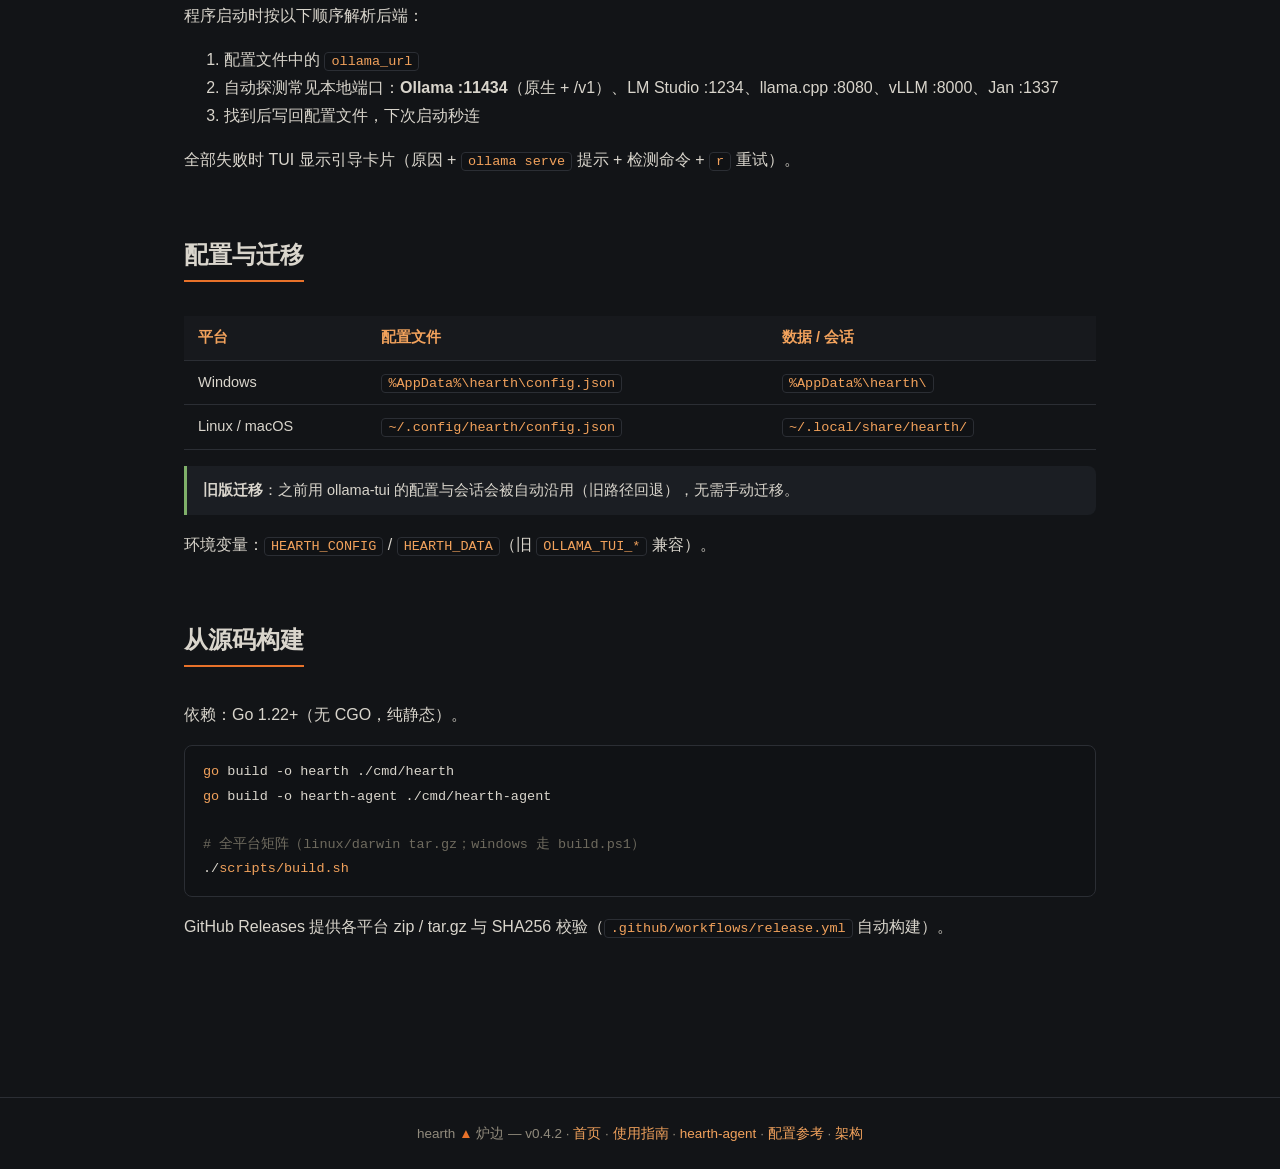
<file: docs/install.html>
<!DOCTYPE html>
<html lang="zh-CN">
<head>
<meta charset="UTF-8">
<meta name="viewport" content="width=device-width, initial-scale=1.0">
<title>安装 · hearth — 炉边</title>
<link rel="stylesheet" href="style.css">
</head>
<body>
<nav>
  <span class="logo">hearth<span class="cursor"></span></span>
  <a class="item" href="index.html">首页</a>
  <a class="item active" href="install.html">安装</a>
  <a class="item" href="usage.html">使用指南</a>
  <a class="item" href="agent.html">hearth-agent</a>
  <a class="item" href="config.html">配置参考</a>
  <a class="item" href="architecture.html">架构</a>
  <span class="spacer"></span>
  <a class="gh" href="https://github.com/flairamos/hearth" target="_blank">GitHub ↗</a>
</nav>

<div class="wrap">

<h2>安装（Windows 优先）</h2>
<p>两个独立二进制：<code>hearth</code>（交互式 TUI）与 <code>hearth-agent</code>（无头自动化），可分别安装。</p>

<h3>Windows</h3>
<pre>
<span class="cmt"># 方式一：源码构建（产出 zip + sha256 到 dist\<版本>\）</span>
<span class="hl">git</span> clone https://github.com/flairamos/hearth && <span class="hl">cd</span> hearth
.<span class="hl">\scripts\build.ps1</span>            <span class="cmt"># 加 -All 构建全平台矩阵</span>

<span class="cmt"># 方式二：把构建产物放进 PATH</span>
<span class="hl">Copy-Item</span> dist\0.4.2\*.exe $env:USERPROFILE\bin\

<span class="cmt"># 方式三：Scoop（发布后）</span>
<span class="hl">scoop</span> bucket add hearth https://github.com/flairamos/hearth
<span class="hl">scoop</span> install hearth           <span class="cmt"># 同时安装 hearth 与 hearth-agent</span>
</pre>

<h3>Windows 启动方式</h3>
<p>Release 的 <code>*​_windows_amd64.zip</code> 内含全部所需文件：</p>
<table>
  <tr><th>方式</th><th>说明</th></tr>
  <tr><td><code>双击 run-tui.cmd</code></td><td>自动打开 Windows Terminal（无 WT 时用 cmd）并启动界面</td></tr>
  <tr><td><code>双击 run-agent.cmd</code></td><td>打开终端并显示 hearth-agent 用法示例</td></tr>
  <tr><td><code>终端运行 hearth</code></td><td>解压后加入 PATH，直接运行</td></tr>
</table>
<div class="callout warn"><b>认准产物</b>：请解压 <code>*​_windows_*.zip</code> 里的 <code>.exe</code> —— linux/macOS 产物没有扩展名，双击会弹「选择打开方式」。</div>
<div class="callout"><b>SmartScreen</b>：拦截时点「更多信息 → 仍要运行」，或 PowerShell 执行 <code>Unblock-File .\hearth.exe</code>。</div>
<div class="callout"><b>报错不闪退</b>：双击 exe 遇错时窗口会保留（press Enter to close）。最常见原因是 Ollama 未启动 —— 先运行 <code>ollama serve</code>。</div>

<h3>Linux / macOS</h3>
<pre>
<span class="hl">git</span> clone https://github.com/flairamos/hearth && <span class="hl">cd</span> hearth
./<span class="hl">scripts/build.sh</span>
<span class="hl">sudo cp</span> dist/0.4.2/hearth{,-agent}_linux_amd64 /usr/local/bin/
<span class="cmt"># 或: go install ./cmd/hearth ./cmd/hearth-agent</span>
</pre>

<h2>启动与后端自动发现</h2>
<pre>
<span class="cmt"># 准备本地模型（任选一种本地后端）</span>
<span class="hl">ollama</span> pull qwen3.5:4b

<span class="hl">hearth</span>                          <span class="cmt"># 交互式 TUI</span>
<span class="hl">hearth-agent</span> agent "统计行数" --yolo   <span class="cmt"># 无头自动化</span>
<span class="hl">hearth-agent</span> ask "一句话解释 TCP"      <span class="cmt"># 单问</span>
<span class="hl">hearth-agent</span> models              <span class="cmt"># 列出后端模型（含能力列）</span>
</pre>
<p>程序启动时按以下顺序解析后端：</p>
<ol>
  <li>配置文件中的 <code>ollama_url</code></li>
  <li>自动探测常见本地端口：<b>Ollama :11434</b>（原生 + /v1）、LM Studio :1234、llama.cpp :8080、vLLM :8000、Jan :1337</li>
  <li>找到后写回配置文件，下次启动秒连</li>
</ol>
<p>全部失败时 TUI 显示引导卡片（原因 + <code>ollama serve</code> 提示 + 检测命令 + <code>r</code> 重试）。</p>

<h2>配置与迁移</h2>
<table>
  <tr><th>平台</th><th>配置文件</th><th>数据 / 会话</th></tr>
  <tr><td>Windows</td><td><code>%AppData%\hearth\config.json</code></td><td><code>%AppData%\hearth\</code></td></tr>
  <tr><td>Linux / macOS</td><td><code>~/.config/hearth/config.json</code></td><td><code>~/.local/share/hearth/</code></td></tr>
</table>
<div class="callout ok"><b>旧版迁移</b>：之前用 ollama-tui 的配置与会话会被自动沿用（旧路径回退），无需手动迁移。</div>
<p>环境变量：<code>HEARTH_CONFIG</code> / <code>HEARTH_DATA</code>（旧 <code>OLLAMA_TUI_*</code> 兼容）。</p>

<h2>从源码构建</h2>
<p>依赖：Go 1.22+（无 CGO，纯静态）。</p>
<pre>
<span class="hl">go</span> build -o hearth ./cmd/hearth
<span class="hl">go</span> build -o hearth-agent ./cmd/hearth-agent

<span class="cmt"># 全平台矩阵（linux/darwin tar.gz；windows 走 build.ps1）</span>
./<span class="hl">scripts/build.sh</span>
</pre>
<p>GitHub Releases 提供各平台 zip / tar.gz 与 SHA256 校验（<code>.github/workflows/release.yml</code> 自动构建）。</p>

</div>

<footer>
  hearth <span class="fire" style="color:var(--ember)">▲</span> 炉边 — v0.4.2 ·
  <a href="index.html">首页</a> · <a href="usage.html">使用指南</a> · <a href="agent.html">hearth-agent</a> · <a href="config.html">配置参考</a> · <a href="architecture.html">架构</a>
</footer>
</body>
</html>
</file>
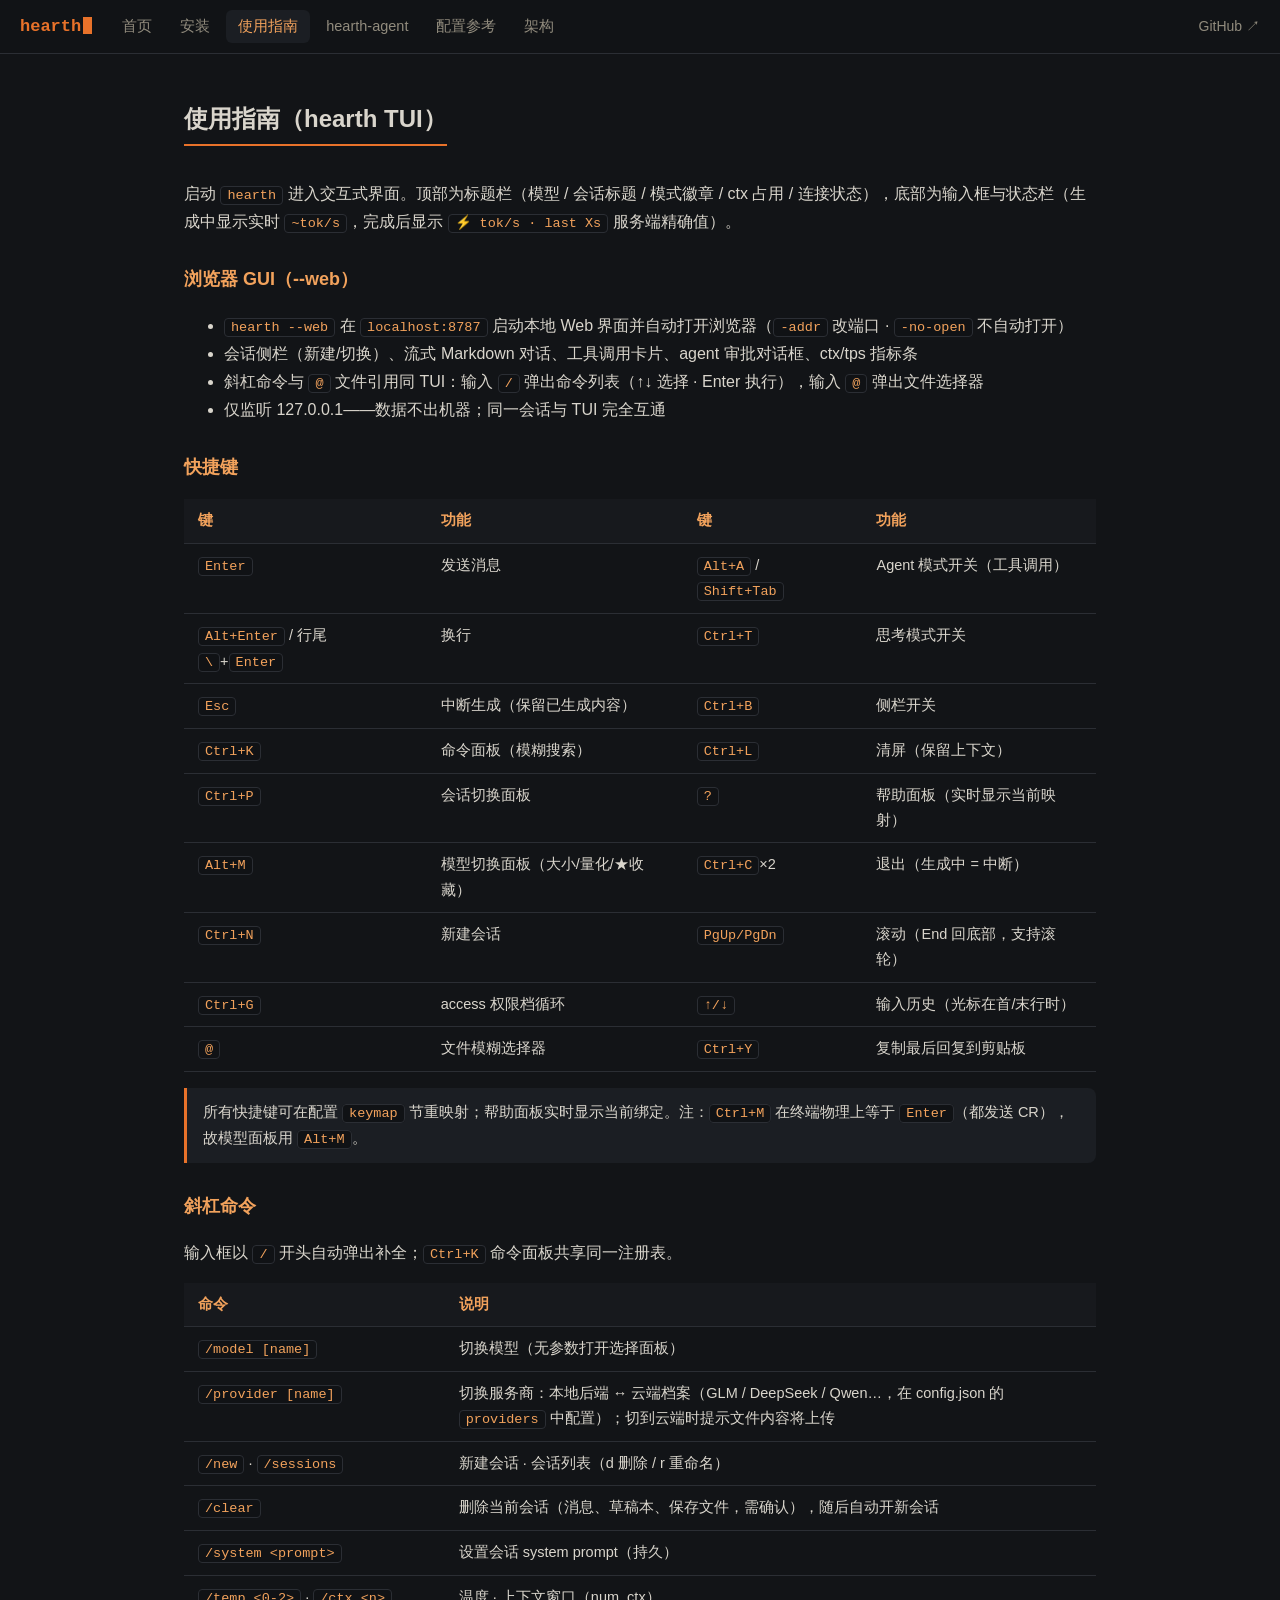
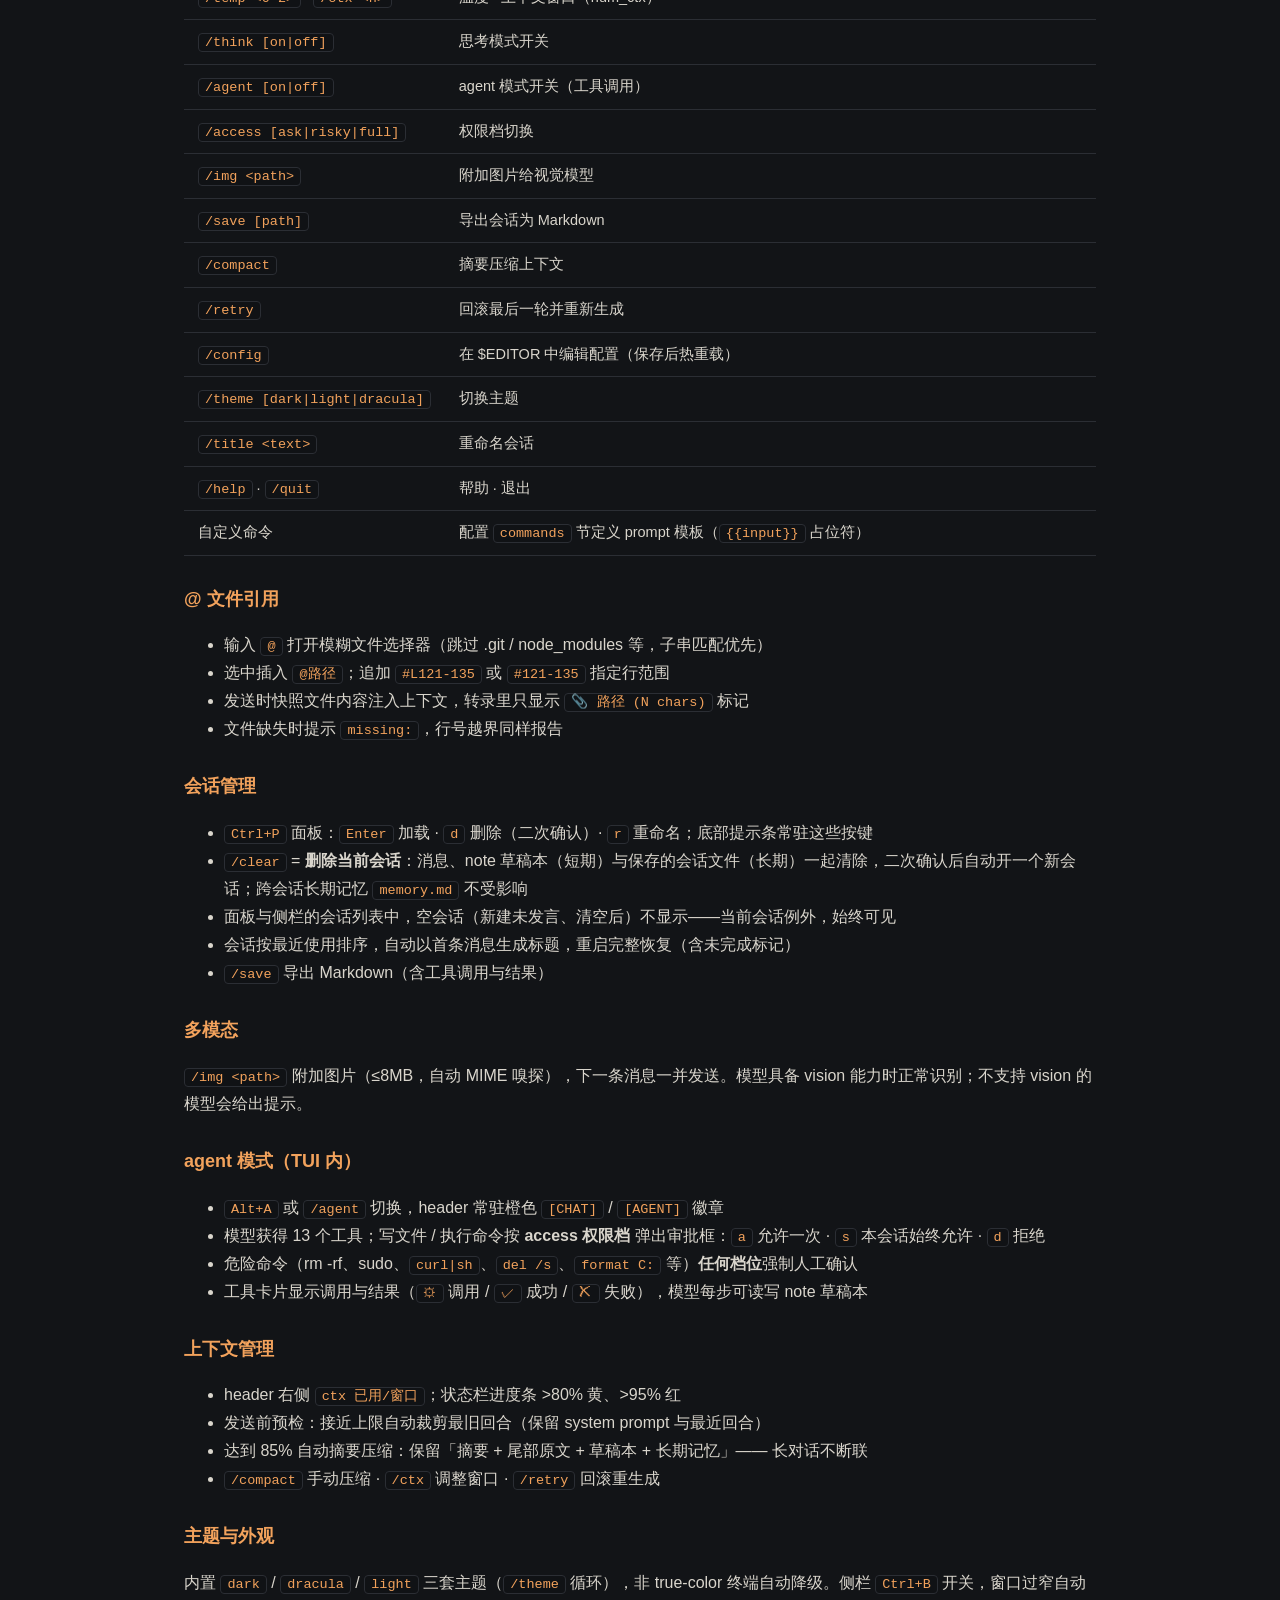
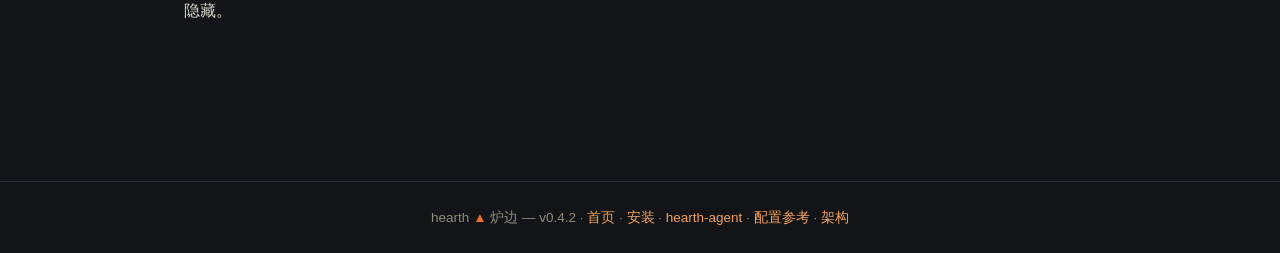
<file: docs/usage.html>
<!DOCTYPE html>
<html lang="zh-CN">
<head>
<meta charset="UTF-8">
<meta name="viewport" content="width=device-width, initial-scale=1.0">
<title>使用指南 · hearth — 炉边</title>
<link rel="stylesheet" href="style.css">
</head>
<body>
<nav>
  <span class="logo">hearth<span class="cursor"></span></span>
  <a class="item" href="index.html">首页</a>
  <a class="item" href="install.html">安装</a>
  <a class="item active" href="usage.html">使用指南</a>
  <a class="item" href="agent.html">hearth-agent</a>
  <a class="item" href="config.html">配置参考</a>
  <a class="item" href="architecture.html">架构</a>
  <span class="spacer"></span>
  <a class="gh" href="https://github.com/flairamos/hearth" target="_blank">GitHub ↗</a>
</nav>

<div class="wrap">

<h2>使用指南（hearth TUI）</h2>
<p>启动 <code>hearth</code> 进入交互式界面。顶部为标题栏（模型 / 会话标题 / 模式徽章 / ctx 占用 / 连接状态），底部为输入框与状态栏（生成中显示实时 <code>~tok/s</code>，完成后显示 <code>⚡ tok/s · last Xs</code> 服务端精确值）。</p>

<h3>浏览器 GUI（--web）</h3>
<ul>
  <li><code>hearth --web</code> 在 <code>localhost:8787</code> 启动本地 Web 界面并自动打开浏览器（<code>-addr</code> 改端口 · <code>-no-open</code> 不自动打开）</li>
  <li>会话侧栏（新建/切换）、流式 Markdown 对话、工具调用卡片、agent 审批对话框、ctx/tps 指标条</li>
  <li>斜杠命令与 <code>@</code> 文件引用同 TUI：输入 <code>/</code> 弹出命令列表（↑↓ 选择 · Enter 执行），输入 <code>@</code> 弹出文件选择器</li>
  <li>仅监听 127.0.0.1——数据不出机器；同一会话与 TUI 完全互通</li>
</ul>

<h3>快捷键</h3>
<table>
  <tr><th>键</th><th>功能</th><th>键</th><th>功能</th></tr>
  <tr><td><code>Enter</code></td><td>发送消息</td><td><code>Alt+A</code> / <code>Shift+Tab</code></td><td>Agent 模式开关（工具调用）</td></tr>
  <tr><td><code>Alt+Enter</code> / 行尾 <code>\</code>+<code>Enter</code></td><td>换行</td><td><code>Ctrl+T</code></td><td>思考模式开关</td></tr>
  <tr><td><code>Esc</code></td><td>中断生成（保留已生成内容）</td><td><code>Ctrl+B</code></td><td>侧栏开关</td></tr>
  <tr><td><code>Ctrl+K</code></td><td>命令面板（模糊搜索）</td><td><code>Ctrl+L</code></td><td>清屏（保留上下文）</td></tr>
  <tr><td><code>Ctrl+P</code></td><td>会话切换面板</td><td><code>?</code></td><td>帮助面板（实时显示当前映射）</td></tr>
  <tr><td><code>Alt+M</code></td><td>模型切换面板（大小/量化/★收藏）</td><td><code>Ctrl+C</code>×2</td><td>退出（生成中 = 中断）</td></tr>
  <tr><td><code>Ctrl+N</code></td><td>新建会话</td><td><code>PgUp/PgDn</code></td><td>滚动（End 回底部，支持滚轮）</td></tr>
  <tr><td><code>Ctrl+G</code></td><td>access 权限档循环</td><td><code>↑/↓</code></td><td>输入历史（光标在首/末行时）</td></tr>
  <tr><td><code>@</code></td><td>文件模糊选择器</td><td><code>Ctrl+Y</code></td><td>复制最后回复到剪贴板</td></tr>
</table>
<div class="callout">所有快捷键可在配置 <code>keymap</code> 节重映射；帮助面板实时显示当前绑定。注：<code>Ctrl+M</code> 在终端物理上等于 <code>Enter</code>（都发送 CR），故模型面板用 <code>Alt+M</code>。</div>

<h3>斜杠命令</h3>
<p>输入框以 <code>/</code> 开头自动弹出补全；<code>Ctrl+K</code> 命令面板共享同一注册表。</p>
<table>
  <tr><th>命令</th><th>说明</th></tr>
  <tr><td><code>/model [name]</code></td><td>切换模型（无参数打开选择面板）</td></tr>
  <tr><td><code>/provider [name]</code></td><td>切换服务商：本地后端 ↔ 云端档案（GLM / DeepSeek / Qwen…，在 config.json 的 <code>providers</code> 中配置）；切到云端时提示文件内容将上传</td></tr>
  <tr><td><code>/new</code> · <code>/sessions</code></td><td>新建会话 · 会话列表（d 删除 / r 重命名）</td></tr>
  <tr><td><code>/clear</code></td><td>删除当前会话（消息、草稿本、保存文件，需确认），随后自动开新会话</td></tr>
  <tr><td><code>/system &lt;prompt&gt;</code></td><td>设置会话 system prompt（持久）</td></tr>
  <tr><td><code>/temp &lt;0-2&gt;</code> · <code>/ctx &lt;n&gt;</code></td><td>温度 · 上下文窗口（num_ctx）</td></tr>
  <tr><td><code>/think [on|off]</code></td><td>思考模式开关</td></tr>
  <tr><td><code>/agent [on|off]</code></td><td>agent 模式开关（工具调用）</td></tr>
  <tr><td><code>/access [ask|risky|full]</code></td><td>权限档切换</td></tr>
  <tr><td><code>/img &lt;path&gt;</code></td><td>附加图片给视觉模型</td></tr>
  <tr><td><code>/save [path]</code></td><td>导出会话为 Markdown</td></tr>
  <tr><td><code>/compact</code></td><td>摘要压缩上下文</td></tr>
  <tr><td><code>/retry</code></td><td>回滚最后一轮并重新生成</td></tr>
  <tr><td><code>/config</code></td><td>在 $EDITOR 中编辑配置（保存后热重载）</td></tr>
  <tr><td><code>/theme [dark|light|dracula]</code></td><td>切换主题</td></tr>
  <tr><td><code>/title &lt;text&gt;</code></td><td>重命名会话</td></tr>
  <tr><td><code>/help</code> · <code>/quit</code></td><td>帮助 · 退出</td></tr>
  <tr><td>自定义命令</td><td>配置 <code>commands</code> 节定义 prompt 模板（<code>{{input}}</code> 占位符）</td></tr>
</table>

<h3>@ 文件引用</h3>
<ul>
  <li>输入 <code>@</code> 打开模糊文件选择器（跳过 .git / node_modules 等，子串匹配优先）</li>
  <li>选中插入 <code>@路径</code>；追加 <code>#L121-135</code> 或 <code>#121-135</code> 指定行范围</li>
  <li>发送时快照文件内容注入上下文，转录里只显示 <code>📎 路径 (N chars)</code> 标记</li>
  <li>文件缺失时提示 <code>missing:</code>，行号越界同样报告</li>
</ul>

<h3>会话管理</h3>
<ul>
  <li><code>Ctrl+P</code> 面板：<code>Enter</code> 加载 · <code>d</code> 删除（二次确认）· <code>r</code> 重命名；底部提示条常驻这些按键</li>
  <li><code>/clear</code> = <b>删除当前会话</b>：消息、note 草稿本（短期）与保存的会话文件（长期）一起清除，二次确认后自动开一个新会话；跨会话长期记忆 <code>memory.md</code> 不受影响</li>
  <li>面板与侧栏的会话列表中，空会话（新建未发言、清空后）不显示——当前会话例外，始终可见</li>
  <li>会话按最近使用排序，自动以首条消息生成标题，重启完整恢复（含未完成标记）</li>
  <li><code>/save</code> 导出 Markdown（含工具调用与结果）</li>
</ul>

<h3>多模态</h3>
<p><code>/img &lt;path&gt;</code> 附加图片（≤8MB，自动 MIME 嗅探），下一条消息一并发送。模型具备 vision 能力时正常识别；不支持 vision 的模型会给出提示。</p>

<h3>agent 模式（TUI 内）</h3>
<ul>
  <li><code>Alt+A</code> 或 <code>/agent</code> 切换，header 常驻橙色 <code>[CHAT]</code> / <code>[AGENT]</code> 徽章</li>
  <li>模型获得 13 个工具；写文件 / 执行命令按 <b>access 权限档</b> 弹出审批框：<code>a</code> 允许一次 · <code>s</code> 本会话始终允许 · <code>d</code> 拒绝</li>
  <li>危险命令（rm -rf、sudo、<code>curl|sh</code>、<code>del /s</code>、<code>format C:</code> 等）<b>任何档位</b>强制人工确认</li>
  <li>工具卡片显示调用与结果（<code>⚙</code> 调用 / <code>✓</code> 成功 / <code>✗</code> 失败），模型每步可读写 note 草稿本</li>
</ul>

<h3>上下文管理</h3>
<ul>
  <li>header 右侧 <code>ctx 已用/窗口</code>；状态栏进度条 &gt;80% 黄、&gt;95% 红</li>
  <li>发送前预检：接近上限自动裁剪最旧回合（保留 system prompt 与最近回合）</li>
  <li>达到 85% 自动摘要压缩：保留「摘要 + 尾部原文 + 草稿本 + 长期记忆」—— 长对话不断联</li>
  <li><code>/compact</code> 手动压缩 · <code>/ctx</code> 调整窗口 · <code>/retry</code> 回滚重生成</li>
</ul>

<h3>主题与外观</h3>
<p>内置 <code>dark</code> / <code>dracula</code> / <code>light</code> 三套主题（<code>/theme</code> 循环），非 true-color 终端自动降级。侧栏 <code>Ctrl+B</code> 开关，窗口过窄自动隐藏。</p>

</div>

<footer>
  hearth <span class="fire" style="color:var(--ember)">▲</span> 炉边 — v0.4.2 ·
  <a href="index.html">首页</a> · <a href="install.html">安装</a> · <a href="agent.html">hearth-agent</a> · <a href="config.html">配置参考</a> · <a href="architecture.html">架构</a>
</footer>
</body>
</html>
</file>
<file: docs/style.css>
/* hearth — 炉边 documentation site
   Dark hearth theme: charcoal + ember orange. No external dependencies. */

:root {
  --bg: #121417;
  --bg2: #17191d;
  --panel: #1b1e23;
  --text: #d9d5cc;
  --dim: #918b7d;
  --ember: #e8722a;
  --ember2: #f2a25c;
  --ok: #7fb069;
  --warn: #d9a13c;
  --err: #d4645a;
  --border: #2b2e34;
  --code-bg: #101215;
  --mono: "Cascadia Code", "JetBrains Mono", Consolas, "Courier New", monospace;
  --sans: -apple-system, "Segoe UI", "PingFang SC", "Microsoft YaHei", sans-serif;
}

* { box-sizing: border-box; }

html { scroll-behavior: smooth; }

body {
  margin: 0;
  background: var(--bg);
  color: var(--text);
  font-family: var(--sans);
  font-size: 16px;
  line-height: 1.75;
}

a { color: var(--ember2); text-decoration: none; }
a:hover { text-decoration: underline; }

/* ---- nav ---- */
nav {
  position: sticky;
  top: 0;
  z-index: 10;
  display: flex;
  align-items: center;
  gap: 4px;
  padding: 10px 20px;
  background: rgba(18, 20, 23, 0.92);
  backdrop-filter: blur(6px);
  border-bottom: 1px solid var(--border);
}
nav .logo {
  font-family: var(--mono);
  font-weight: 700;
  color: var(--ember);
  margin-right: 14px;
  font-size: 17px;
}
nav .logo .cursor {
  display: inline-block;
  width: 9px;
  height: 17px;
  margin-left: 2px;
  background: var(--ember);
  vertical-align: -3px;
  animation: blink 1.1s steps(1) infinite;
}
@keyframes blink { 50% { opacity: 0; } }
nav a.item {
  color: var(--dim);
  padding: 4px 12px;
  border-radius: 6px;
  font-size: 14.5px;
}
nav a.item:hover { color: var(--text); background: var(--panel); text-decoration: none; }
nav a.item.active { color: var(--ember2); background: var(--panel); }
nav .spacer { flex: 1; }
nav a.gh { color: var(--dim); font-size: 14px; }
nav a.gh:hover { color: var(--text); }

/* ---- layout ---- */
.wrap { max-width: 960px; margin: 0 auto; padding: 0 24px 80px; }

/* ---- hero ---- */
.hero {
  padding: 64px 0 40px;
  border-bottom: 1px solid var(--border);
  margin-bottom: 36px;
}
.hero h1 {
  margin: 0 0 8px;
  font-family: var(--mono);
  font-size: 42px;
  letter-spacing: 1px;
}
.hero h1 .zh { color: var(--ember2); font-size: 26px; margin-left: 14px; font-family: var(--sans); font-weight: 600; }
.hero .tagline { font-size: 19px; color: var(--text); margin: 6px 0 4px; }
.hero .sub { color: var(--dim); font-size: 15px; }
.hero .prompt {
  margin-top: 22px;
  font-family: var(--mono);
  background: var(--code-bg);
  border: 1px solid var(--border);
  border-radius: 8px;
  padding: 14px 18px;
  font-size: 14px;
  color: var(--dim);
  overflow-x: auto;
  line-height: 1.9;
}
.hero .prompt b { color: var(--ember2); font-weight: 600; }
.hero .prompt .cmt { color: #6e6a5e; }

/* ---- sections ---- */
section { margin: 40px 0; }
h2 {
  font-size: 24px;
  border-bottom: 2px solid var(--ember);
  display: inline-block;
  padding-bottom: 4px;
  margin: 44px 0 18px;
}
h3 { font-size: 18px; margin: 28px 0 10px; color: var(--ember2); }

/* ---- cards ---- */
.cards {
  display: grid;
  grid-template-columns: repeat(auto-fit, minmax(260px, 1fr));
  gap: 14px;
}
.card {
  background: var(--panel);
  border: 1px solid var(--border);
  border-radius: 10px;
  padding: 16px 18px;
}
.card h4 { margin: 0 0 8px; font-size: 16px; color: var(--ember2); }
.card p { margin: 0; color: var(--dim); font-size: 14.5px; line-height: 1.65; }
.card.wide { grid-column: 1 / -1; }

.binaries { display: grid; grid-template-columns: 1fr 1fr; gap: 14px; }
@media (max-width: 640px) { .binaries { grid-template-columns: 1fr; } }
.binaries .bin {
  background: var(--bg2);
  border: 1px solid var(--border);
  border-radius: 10px;
  padding: 18px;
}
.binaries .bin .name {
  font-family: var(--mono);
  color: var(--ember);
  font-size: 18px;
  font-weight: 700;
}
.binaries .bin .size { float: right; color: var(--dim); font-family: var(--mono); font-size: 13px; }
.binaries .bin p { color: var(--dim); font-size: 14.5px; }

/* ---- tables ---- */
table {
  width: 100%;
  border-collapse: collapse;
  margin: 16px 0;
  font-size: 14.5px;
}
th, td {
  text-align: left;
  padding: 9px 14px;
  border-bottom: 1px solid var(--border);
  vertical-align: top;
}
th { color: var(--ember2); font-weight: 600; background: var(--bg2); }
tr:hover td { background: rgba(232, 114, 42, 0.04); }
code {
  font-family: var(--mono);
  background: var(--code-bg);
  border: 1px solid var(--border);
  border-radius: 4px;
  padding: 1px 6px;
  font-size: 13.5px;
  color: var(--ember2);
}
td code, th code { white-space: nowrap; }

/* ---- code blocks ---- */
pre {
  background: var(--code-bg);
  border: 1px solid var(--border);
  border-radius: 8px;
  padding: 14px 18px;
  overflow-x: auto;
  font-family: var(--mono);
  font-size: 13.5px;
  line-height: 1.8;
  color: var(--text);
}
pre .cmt { color: #6e6a5e; }
pre .hl { color: var(--ember2); }

/* ---- misc ---- */
.badge {
  display: inline-block;
  font-family: var(--mono);
  font-size: 12.5px;
  border: 1px solid var(--border);
  border-radius: 999px;
  padding: 2px 10px;
  color: var(--dim);
  margin: 0 6px 6px 0;
}
.badge.ember { color: var(--ember2); border-color: rgba(232, 114, 42, 0.5); }
.callout {
  border-left: 3px solid var(--ember);
  background: var(--panel);
  padding: 12px 16px;
  border-radius: 0 8px 8px 0;
  margin: 16px 0;
  font-size: 14.5px;
}
.callout.warn { border-left-color: var(--warn); }
.callout.ok { border-left-color: var(--ok); }
.stat-row { display: flex; gap: 26px; flex-wrap: wrap; margin: 18px 0; }
.stat { font-family: var(--mono); }
.stat .num { font-size: 30px; color: var(--ember); font-weight: 700; }
.stat .lbl { color: var(--dim); font-size: 13px; }

footer {
  border-top: 1px solid var(--border);
  margin-top: 60px;
  padding: 24px;
  text-align: center;
  color: var(--dim);
  font-size: 13.5px;
}
footer .fire { color: var(--ember); }

.toc {
  background: var(--bg2);
  border: 1px solid var(--border);
  border-radius: 10px;
  padding: 14px 20px;
  font-size: 14.5px;
}
.toc a { display: block; padding: 3px 0; color: var(--dim); }
.toc a:hover { color: var(--ember2); text-decoration: none; }

.note { color: var(--dim); font-size: 13.5px; margin-top: -6px; }

.shots { display: grid; grid-template-columns: repeat(auto-fit, minmax(340px, 1fr)); gap: 16px; }
.shots figure { margin: 0; background: var(--bg2); border: 1px solid var(--border); border-radius: 10px; overflow: hidden; }
.shots img { width: 100%; display: block; }
.shots figcaption { padding: 8px 12px; color: var(--dim); font-size: 13.5px; border-top: 1px solid var(--border); }
</file>
